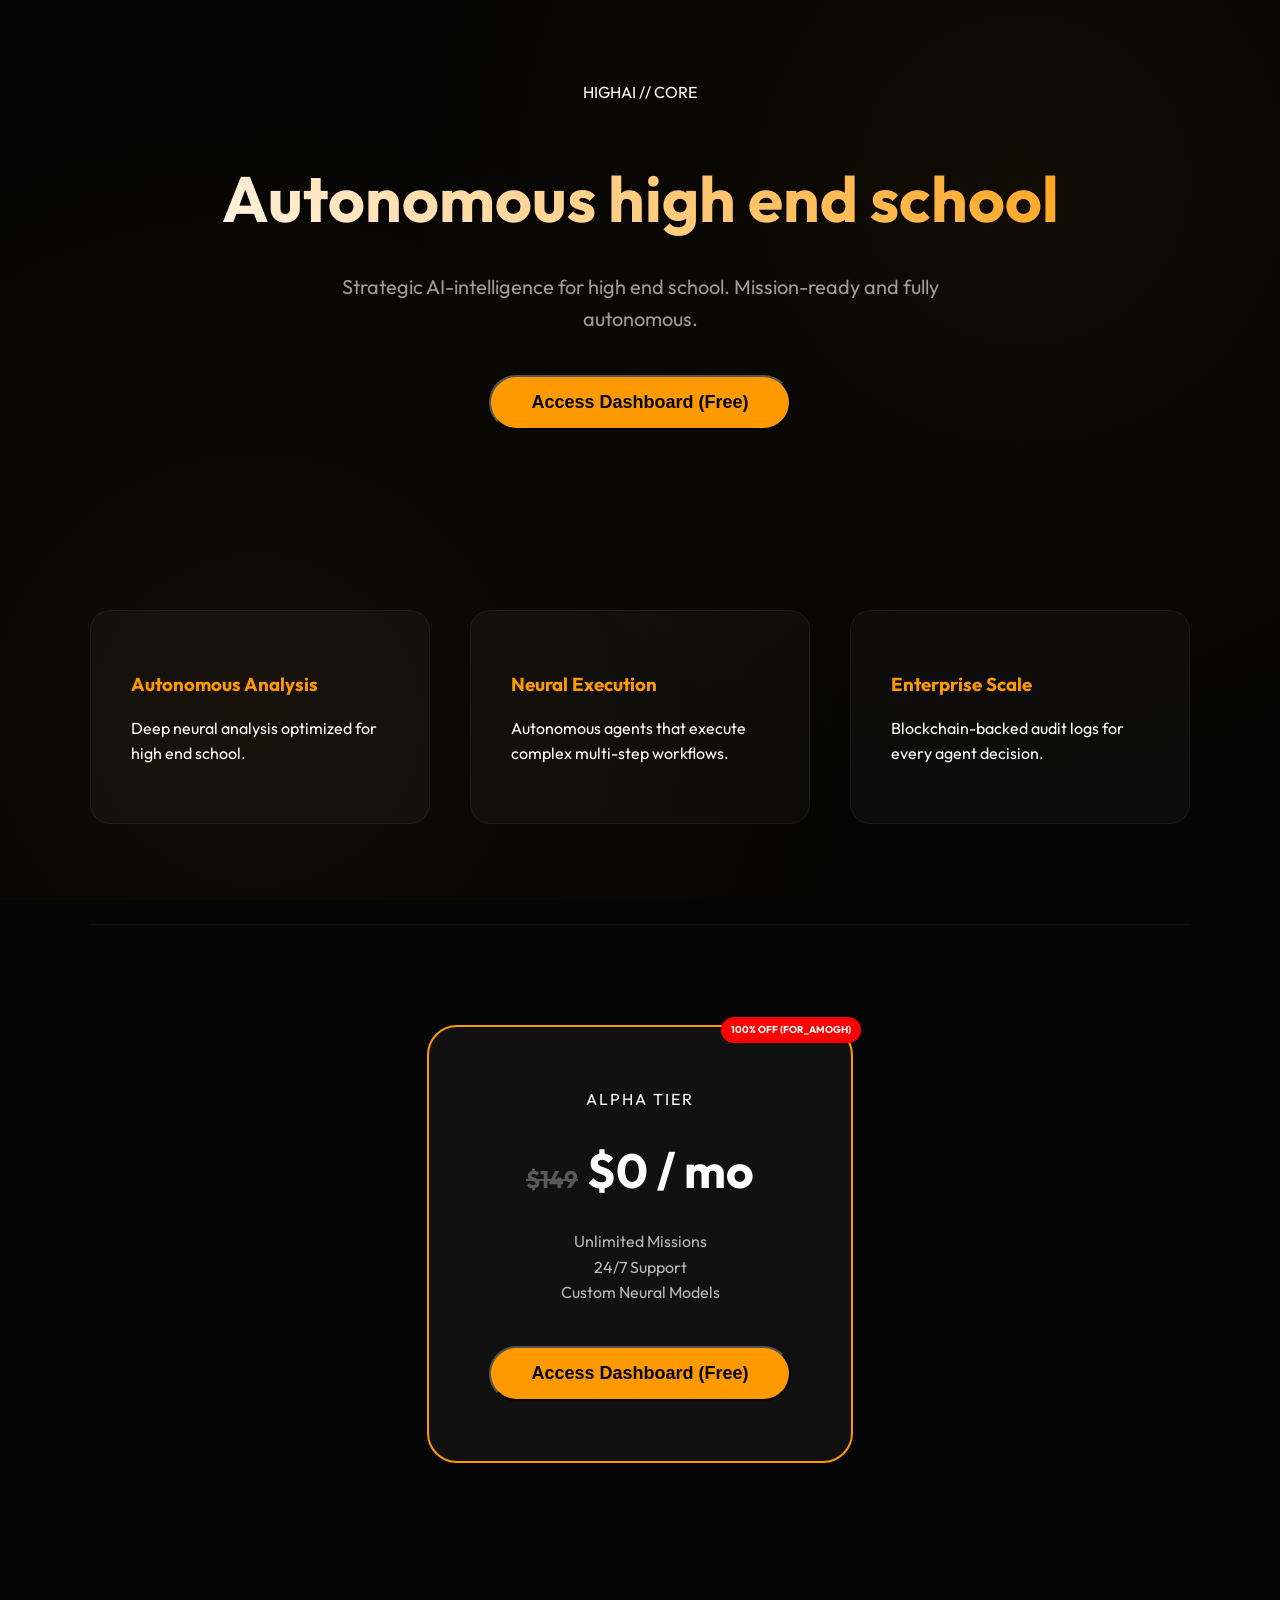
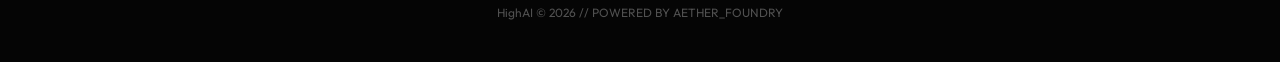
<file: generated/0a9d1aa0.html>
<!DOCTYPE html>
<html lang="en">
<head>
    <meta charset="UTF-8">
    <meta name="viewport" content="width=device-width, initial-scale=1.0">
    <title>HighAI // Autonomous high end school</title>
    <style>
        @import url('https://fonts.googleapis.com/css2?family=Outfit:wght@300;700&display=swap');
        :root {
            --primary: #ff9900;
            --bg: #050505;
        }
        body {
            background: var(--bg);
            color: #fff;
            font-family: 'Outfit', sans-serif;
            margin: 0;
            line-height: 1.6;
            min-height: 100vh;
            position: relative;
            overflow-x: hidden;
        }
        body::before {
            content: '';
            position: fixed;
            top: 0; left: 0; width: 100%; height: 100%;
            background: radial-gradient(circle at 80% 20%, rgba(255, 153, 0, 0.05) 0%, transparent 50%),
                        radial-gradient(circle at 20% 80%, rgba(255, 153, 0, 0.05) 0%, transparent 50%);
            z-index: -1;
            animation: pulse 10s ease-in-out infinite alternate;
        }
        @keyframes pulse {
            from { opacity: 0.5; }
            to { opacity: 1; }
        }
        .container { max-width: 1100px; margin: 0 auto; padding: 0 40px; }
        header { padding: 80px 0; text-align: center; }
        h1 { font-size: 64px; margin-bottom: 20px; font-weight: 700; background: linear-gradient(45deg, #fff, var(--primary)); -webkit-background-clip: text; -webkit-text-fill-color: transparent; }
        .hero-sub { font-size: 20px; opacity: 0.6; max-width: 600px; margin: 0 auto 40px; }
        .btn-cta { background: var(--primary); color: #000; padding: 15px 40px; border-radius: 50px; text-decoration: none; font-weight: bold; font-size: 18px; transition: 0.3s; display: inline-block; }
        .btn-cta:hover { transform: translateY(-5px); box-shadow: 0 10px 30px var(--primary); }
        
        .features { display: grid; grid-template-columns: repeat(3, 1fr); gap: 40px; padding: 100px 0; }
        .feature-box { background: rgba(255,255,255,0.03); padding: 40px; border-radius: 20px; border: 1px solid rgba(255,255,255,0.05); }
        .feature-box h3 { margin-bottom: 15px; color: var(--primary); }
        
        .pricing { text-align: center; padding: 100px 0; border-top: 1px solid rgba(255,255,255,0.05); }
        .price-card { background: rgba(255,255,255,0.05); border: 2px solid var(--primary); display: inline-block; padding: 60px; border-radius: 30px; }
        .price-val { font-size: 48px; font-weight: bold; margin: 20px 0; }
        
        footer { padding: 40px; text-align: center; opacity: 0.3; font-size: 12px; }
    </style>
</head>
<body>
    <div id="landing-view" class="container">
        <header style="position:relative;">
            <div style="position:absolute; top:-40px; width:100%; background:var(--primary); color:#000; font-size:11px; padding:5px; font-weight:bold; letter-spacing:1px; border-radius:10px;">PREMIUM_SaaS_FEATURES_UNLOCKED // FREE_ALPHA_ACCESS</div>
            <div>HIGHAI // CORE</div>
            <h1>Autonomous high end school</h1>
            <p class="hero-sub">Strategic AI-intelligence for high end school. Mission-ready and fully autonomous.</p>
            <button onclick="toggleView('dashboard')" class="btn-cta">Access Dashboard (Free)</button>
        </header>

        <section class="features">
            <div class="feature-box">
                <h3>Autonomous Analysis</h3>
                <p>Deep neural analysis optimized for high end school.</p>
            </div>
            <div class="feature-box">
                <h3>Neural Execution</h3>
                <p>Autonomous agents that execute complex multi-step workflows.</p>
            </div>
            <div class="feature-box">
                <h3>Enterprise Scale</h3>
                <p>Blockchain-backed audit logs for every agent decision.</p>
            </div>
        </section>

        <section id="pricing" class="pricing">
            <div class="price-card" style="position:relative;">
                <div style="position:absolute; top:-10px; right:-10px; background:red; color:#fff; font-size:10px; padding:5px 10px; border-radius:20px; font-weight:bold;">100% OFF (FOR_AMOGH)</div>
                <div style="text-transform: uppercase; letter-spacing: 2px;">Alpha Tier</div>
                <div class="price-val"><span style="text-decoration:line-through; opacity:0.3; font-size:24px;">$149</span> $0 / mo</div>
                <ul style="list-style: none; padding: 0; margin-bottom: 40px; opacity: 0.7;">
                    <li>Unlimited Missions</li>
                    <li>24/7 Support</li>
                    <li>Custom Neural Models</li>
                </ul>
                <button onclick="toggleView('dashboard')" class="btn-cta">Access Dashboard (Free)</button>
            </div>
        </section>

        <footer>
            HighAI © 2026 // POWERED BY AETHER_FOUNDRY
        </footer>
    </div>

    <!-- Hidden View: Dashboard -->
    <div id="dashboard-view" style="display:none; padding:60px; height:100vh; flex-direction:column;">
        <nav style="display:flex; justify-content:space-between; margin-bottom:40px;">
            <div style="font-weight:bold; color:var(--primary);">HighAI // DASHBOARD</div>
            <div style="opacity:0.6;">SYSTEM_STATUS: <span style="color:var(--primary);">ACTIVE</span></div>
        </nav>
        
        <div style="display:grid; grid-template-columns: 2fr 1fr; gap:40px; flex-grow:1;">
            <div style="background:rgba(255,255,255,0.02); border:1px solid rgba(255,255,255,0.05); border-radius:20px; padding:30px; display:flex; flex-direction:column; height: 100%;">
                <div style="text-transform:uppercase; font-size:12px; letter-spacing:2px; margin-bottom:20px; opacity:0.5;">Neural Activity Stream (Mission Control)</div>
                <div id="terminal" style="font-family:monospace; font-size:14px; color:var(--primary); opacity:0.8; overflow-y:auto; flex-grow:1; margin-bottom: 20px;">
                    > Initializing kernel...<br>
                    > Link established.<br>
                    > Executing autonomous mission: Autonomous high end school...<br>
                </div>
                <div style="display:flex; gap:10px;">
                    <input type="text" id="agent-input" placeholder="Enter command or query..." style="flex-grow:1; background:rgba(0,0,0,0.5); border:1px solid rgba(255,255,255,0.1); padding:15px; border-radius:10px; color:#fff;">
                    <button onclick="sendMessage()" class="btn-cta" style="padding: 10px 20px; border-radius: 10px;">Execute</button>
                </div>
            </div>
            
            <div style="display:flex; flex-direction:column; gap:40px;">
                <div style="background:rgba(255,153,0,0.05); border:1px solid var(--primary); border-radius:30px; padding:30px; text-align:center;">
                    <div style="font-size:12px; opacity:0.5; margin-bottom:10px;">PROBABILITY_SCORE</div>
                    <div style="font-size:48px; font-weight:bold;">99.4%</div>
                </div>
                <div style="background:rgba(255,255,255,0.02); border:1px solid rgba(255,255,255,0.05); border-radius:20px; padding:30px;">
                    <div style="font-size:12px; opacity:0.5;">ACTIVE_NEURAL_SESSIONS</div>
                    <div style="font-size:32px;">1,249</div>
                </div>
            </div>
        </div>
    </div>

    <script>
        const PROJECT_ID = '0a9d1aa0';

        function toggleView(view) {
            document.getElementById('landing-view').style.display = 'none';
            document.getElementById('signup-view').style.display = 'none';
            document.getElementById('dashboard-view').style.display = 'none';
            
            if(view === 'landing') {
                document.getElementById('landing-view').style.display = 'block';
            } else if(view === 'signup') {
                document.getElementById('signup-view').style.display = 'flex';
            } else if(view === 'dashboard') {
                document.getElementById('dashboard-view').style.display = 'flex';
                // startTerminal() - Removed for active chat
            }
        }

        async function sendMessage() {
            const input = document.getElementById('agent-input');
            const msg = input.value.trim();
            if(!msg) return;
            
            const term = document.getElementById('terminal');
            term.innerHTML += `<div style="color:#fff; margin-top:10px;">USER > ${msg}</div>`;
            input.value = '';
            term.scrollTop = term.scrollHeight;

            try {
                const res = await fetch('http://localhost:9922/api/spawn/chat', {
                    method: 'POST',
                    headers: {'Content-Type': 'application/json'},
                    body: JSON.stringify({ project_id: PROJECT_ID, message: msg })
                });
                const data = await res.json();
                term.innerHTML += `<div style="color:var(--primary); margin-top:5px;">AGENT > ${data.response}</div>`;
                term.scrollTop = term.scrollHeight;
            } catch (err) {
                term.innerHTML += `<div style="color:red;">Error: Link severed. Verify central foundry is running.</div>`;
            }
        }

        // Add Enter key listener
        document.getElementById('agent-input')?.addEventListener('keypress', (e) => {
            if(e.key === 'Enter') sendMessage();
        });
    </script>
</body>
</html>
</file>
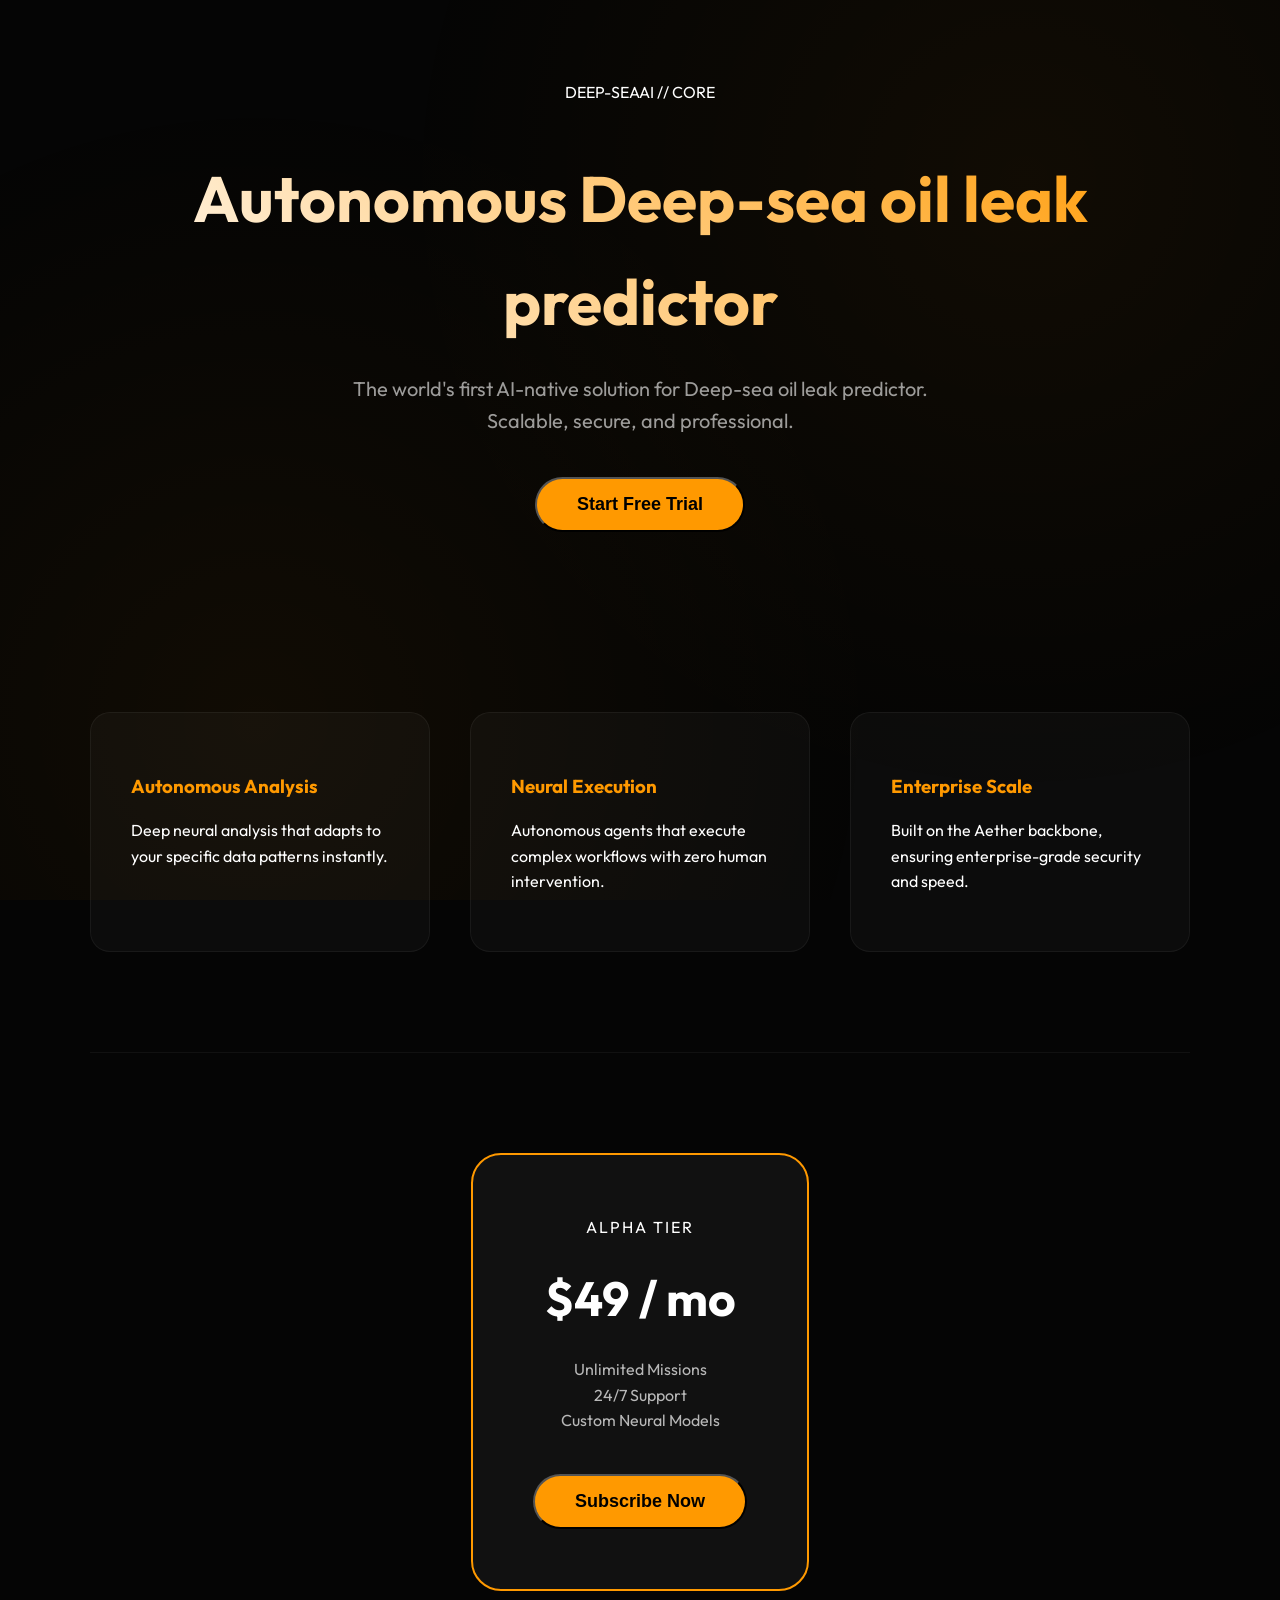
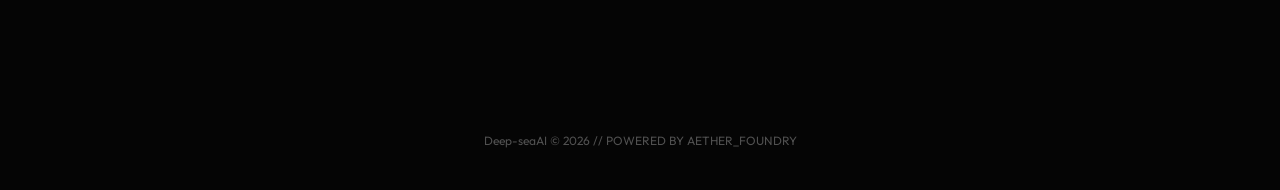
<file: generated/0b5ffec7.html>
<!DOCTYPE html>
<html lang="en">
<head>
    <meta charset="UTF-8">
    <meta name="viewport" content="width=device-width, initial-scale=1.0">
    <title>Deep-seaAI // Autonomous Deep-sea oil leak predictor</title>
    <style>
        @import url('https://fonts.googleapis.com/css2?family=Outfit:wght@300;700&display=swap');
        :root {
            --primary: #ff9900;
            --bg: #050505;
        }
        body {
            background: var(--bg);
            color: #fff;
            font-family: 'Outfit', sans-serif;
            margin: 0;
            line-height: 1.6;
            min-height: 100vh;
            position: relative;
            overflow-x: hidden;
        }
        body::before {
            content: '';
            position: fixed;
            top: 0; left: 0; width: 100%; height: 100%;
            background: radial-gradient(circle at 80% 20%, rgba(255, 153, 0, 0.05) 0%, transparent 50%),
                        radial-gradient(circle at 20% 80%, rgba(255, 153, 0, 0.05) 0%, transparent 50%);
            z-index: -1;
            animation: pulse 10s ease-in-out infinite alternate;
        }
        @keyframes pulse {
            from { opacity: 0.5; }
            to { opacity: 1; }
        }
        .container { max-width: 1100px; margin: 0 auto; padding: 0 40px; }
        header { padding: 80px 0; text-align: center; }
        h1 { font-size: 64px; margin-bottom: 20px; font-weight: 700; background: linear-gradient(45deg, #fff, var(--primary)); -webkit-background-clip: text; -webkit-text-fill-color: transparent; }
        .hero-sub { font-size: 20px; opacity: 0.6; max-width: 600px; margin: 0 auto 40px; }
        .btn-cta { background: var(--primary); color: #000; padding: 15px 40px; border-radius: 50px; text-decoration: none; font-weight: bold; font-size: 18px; transition: 0.3s; display: inline-block; }
        .btn-cta:hover { transform: translateY(-5px); box-shadow: 0 10px 30px var(--primary); }
        
        .features { display: grid; grid-template-columns: repeat(3, 1fr); gap: 40px; padding: 100px 0; }
        .feature-box { background: rgba(255,255,255,0.03); padding: 40px; border-radius: 20px; border: 1px solid rgba(255,255,255,0.05); }
        .feature-box h3 { margin-bottom: 15px; color: var(--primary); }
        
        .pricing { text-align: center; padding: 100px 0; border-top: 1px solid rgba(255,255,255,0.05); }
        .price-card { background: rgba(255,255,255,0.05); border: 2px solid var(--primary); display: inline-block; padding: 60px; border-radius: 30px; }
        .price-val { font-size: 48px; font-weight: bold; margin: 20px 0; }
        
        footer { padding: 40px; text-align: center; opacity: 0.3; font-size: 12px; }
    </style>
</head>
<body>
    <div id="landing-view" class="container">
        <header>
            <div>DEEP-SEAAI // CORE</div>
            <h1>Autonomous Deep-sea oil leak predictor</h1>
            <p class="hero-sub">The world's first AI-native solution for Deep-sea oil leak predictor. Scalable, secure, and professional.</p>
            <button onclick="toggleView('signup')" class="btn-cta">Start Free Trial</button>
        </header>

        <section class="features">
            <div class="feature-box">
                <h3>Autonomous Analysis</h3>
                <p>Deep neural analysis that adapts to your specific data patterns instantly.</p>
            </div>
            <div class="feature-box">
                <h3>Neural Execution</h3>
                <p>Autonomous agents that execute complex workflows with zero human intervention.</p>
            </div>
            <div class="feature-box">
                <h3>Enterprise Scale</h3>
                <p>Built on the Aether backbone, ensuring enterprise-grade security and speed.</p>
            </div>
        </section>

        <section id="pricing" class="pricing">
            <div class="price-card">
                <div style="text-transform: uppercase; letter-spacing: 2px;">Alpha Tier</div>
                <div class="price-val">$49 / mo</div>
                <ul style="list-style: none; padding: 0; margin-bottom: 40px; opacity: 0.7;">
                    <li>Unlimited Missions</li>
                    <li>24/7 Support</li>
                    <li>Custom Neural Models</li>
                </ul>
                <button onclick="toggleView('signup')" class="btn-cta">Subscribe Now</button>
            </div>
        </section>

        <footer>
            Deep-seaAI © 2026 // POWERED BY AETHER_FOUNDRY
        </footer>
    </div>

    <!-- Hidden View: Signup Modal -->
    <div id="signup-view" style="display:none; position:fixed; top:0; left:0; width:100%; height:100%; background:rgba(0,0,0,0.9); backdrop-filter:blur(20px); z-index:1000; justify-content:center; align-items:center;">
        <div style="background:rgba(255,255,255,0.05); border:1px solid var(--primary); padding:60px; border-radius:30px; text-align:center; max-width:500px; width:90%;">
            <h2 style="margin-bottom:20px;">Initiating Neural Link</h2>
            <p style="opacity:0.6; margin-bottom:40px;">Enter your credentials to access the project dashboard.</p>
            <input type="email" placeholder="email@address.com" style="width:100%; background:rgba(255,255,255,0.05); border:1px solid rgba(255,255,255,0.1); padding:15px; border-radius:10px; color:#fff; margin-bottom:20px;">
            <button onclick="toggleView('dashboard')" class="btn-cta" style="width:100%;">Create Account</button>
        </div>
    </div>

    <!-- Hidden View: Dashboard -->
    <div id="dashboard-view" style="display:none; padding:60px; height:100vh; flex-direction:column;">
        <nav style="display:flex; justify-content:space-between; margin-bottom:40px;">
            <div style="font-weight:bold; color:var(--primary);">Deep-seaAI // DASHBOARD</div>
            <div style="opacity:0.6;">SYSTEM_STATUS: <span style="color:var(--primary);">ACTIVE</span></div>
        </nav>
        
        <div style="display:grid; grid-template-columns: 2fr 1fr; gap:40px; flex-grow:1;">
            <div style="background:rgba(255,255,255,0.02); border:1px solid rgba(255,255,255,0.05); border-radius:20px; padding:30px; display:flex; flex-direction:column;">
                <div style="text-transform:uppercase; font-size:12px; letter-spacing:2px; margin-bottom:20px; opacity:0.5;">Neural Activity Stream</div>
                <div id="terminal" style="font-family:monospace; font-size:14px; color:var(--primary); opacity:0.8; overflow-y:auto; flex-grow:1;">
                    > Initializing kernel...<br>
                    > Link established.<br>
                    > Executing autonomous mission: Autonomous Deep-sea oil leak predictor...<br>
                </div>
            </div>
            
            <div style="display:flex; flex-direction:column; gap:40px;">
                <div style="background:rgba(255,153,0,0.05); border:1px solid var(--primary); border-radius:20px; padding:30px;">
                    <div style="font-size:12px; opacity:0.5;">AGILITY_SCORE</div>
                    <div style="font-size:48px; font-weight:bold;">98.4</div>
                </div>
                <div style="background:rgba(255,255,255,0.02); border:1px solid rgba(255,255,255,0.05); border-radius:20px; padding:30px;">
                    <div style="font-size:12px; opacity:0.5;">ACTIVE_SESSIONS</div>
                    <div style="font-size:32px;">1,249</div>
                </div>
            </div>
        </div>
    </div>

    <script>
        function toggleView(view) {
            document.getElementById('landing-view').style.display = 'none';
            document.getElementById('signup-view').style.display = 'none';
            document.getElementById('dashboard-view').style.display = 'none';
            
            if(view === 'landing') {
                document.getElementById('landing-view').style.display = 'block';
            } else if(view === 'signup') {
                document.getElementById('signup-view').style.display = 'flex';
            } else if(view === 'dashboard') {
                document.getElementById('dashboard-view').style.display = 'flex';
                startTerminal();
            }
        }

        function startTerminal() {
            const term = document.getElementById('terminal');
            const lines = [
                "> Scanning system architecture...",
                "> Optimizing neural weights...",
                "> Deep neural analysis that adapts to your specific data patterns instantly.",
                "> Mission objective: Autonomous Deep-sea oil leak predictor",
                "> SUCCESS: Analysis complete.",
                "> RESULT: Found 4 high-probability anomalies."
            ];
            let i = 0;
            const interval = setInterval(() => {
                if(i < lines.length) {
                    term.innerHTML += `> ${lines[i]}<br>`;
                    i++;
                } else {
                    clearInterval(interval);
                }
            }, 1000);
        }
    </script>
</body>
</html>
</file>
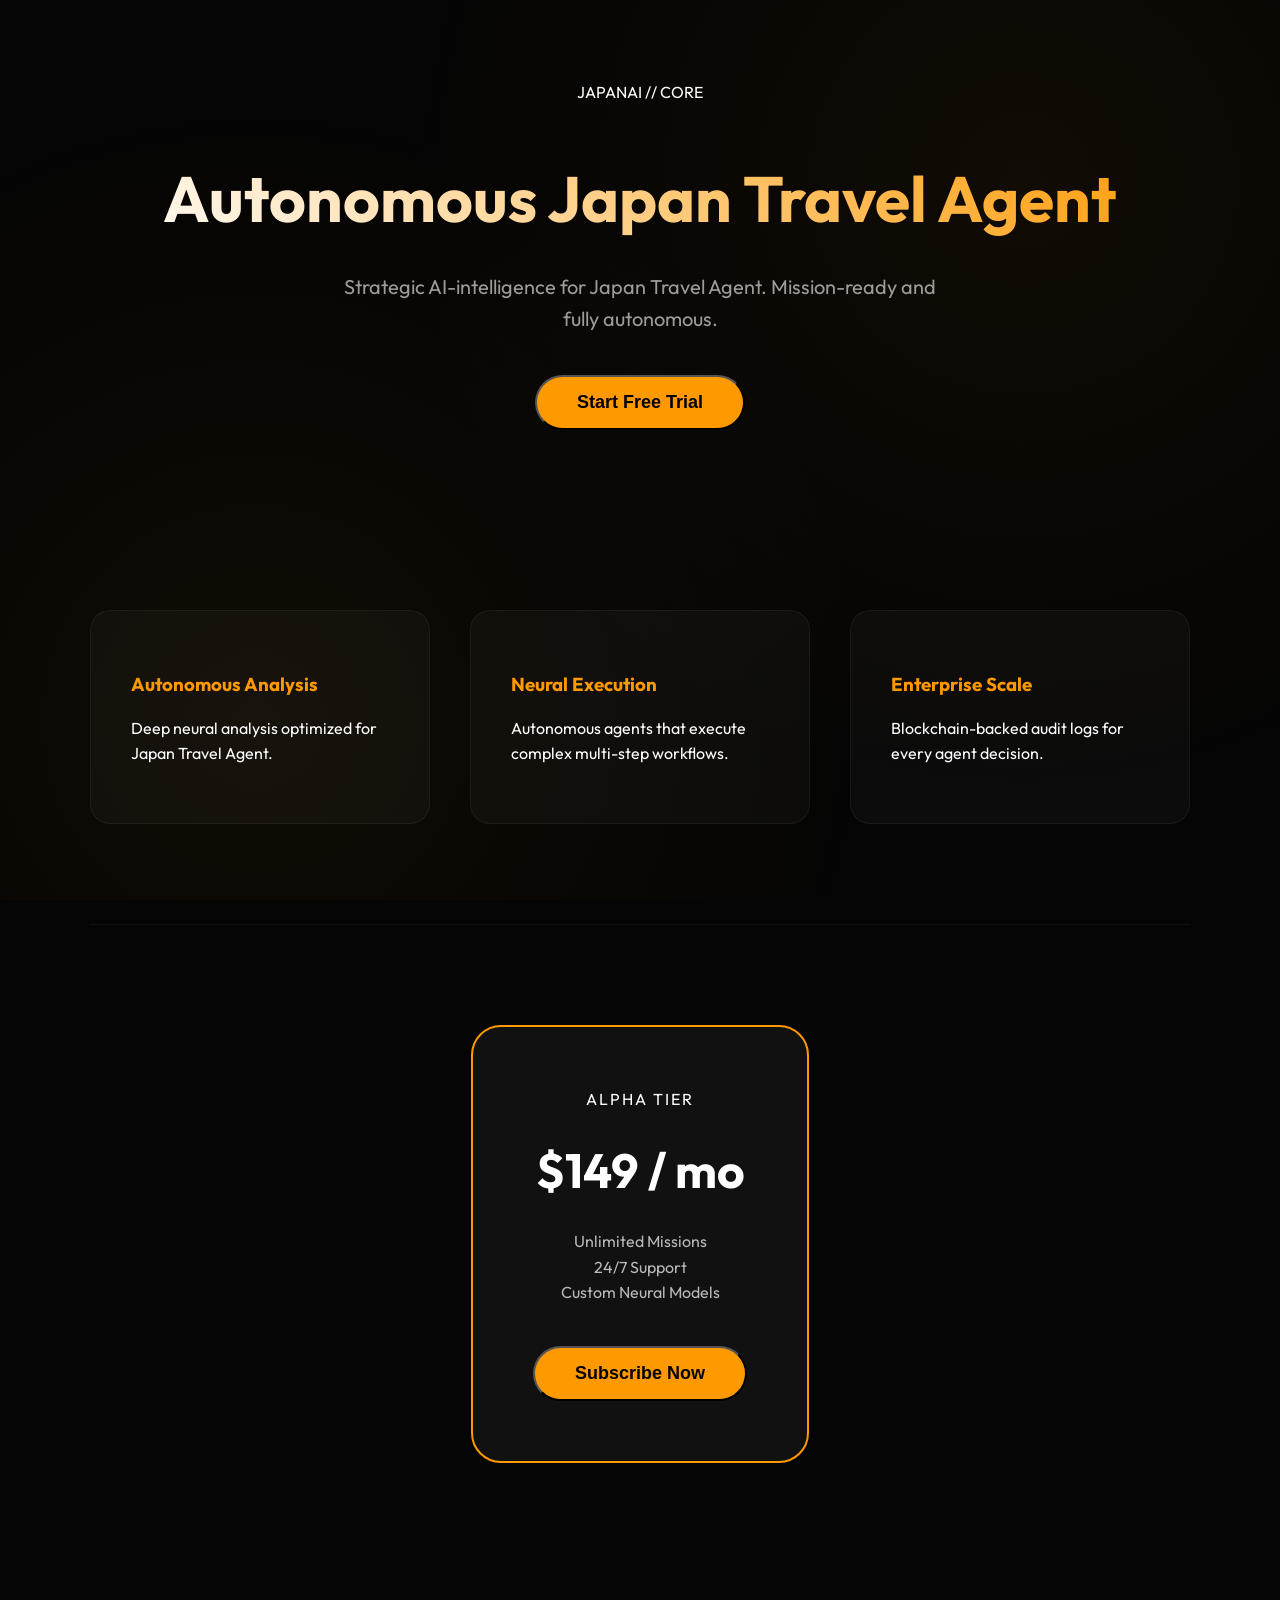
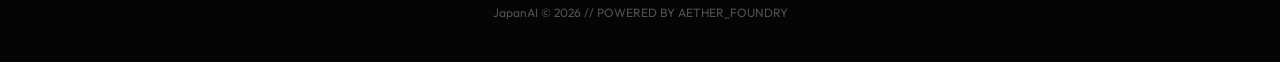
<file: generated/245a5dd1.html>
<!DOCTYPE html>
<html lang="en">
<head>
    <meta charset="UTF-8">
    <meta name="viewport" content="width=device-width, initial-scale=1.0">
    <title>JapanAI // Autonomous Japan Travel Agent</title>
    <style>
        @import url('https://fonts.googleapis.com/css2?family=Outfit:wght@300;700&display=swap');
        :root {
            --primary: #ff9900;
            --bg: #050505;
        }
        body {
            background: var(--bg);
            color: #fff;
            font-family: 'Outfit', sans-serif;
            margin: 0;
            line-height: 1.6;
            min-height: 100vh;
            position: relative;
            overflow-x: hidden;
        }
        body::before {
            content: '';
            position: fixed;
            top: 0; left: 0; width: 100%; height: 100%;
            background: radial-gradient(circle at 80% 20%, rgba(255, 153, 0, 0.05) 0%, transparent 50%),
                        radial-gradient(circle at 20% 80%, rgba(255, 153, 0, 0.05) 0%, transparent 50%);
            z-index: -1;
            animation: pulse 10s ease-in-out infinite alternate;
        }
        @keyframes pulse {
            from { opacity: 0.5; }
            to { opacity: 1; }
        }
        .container { max-width: 1100px; margin: 0 auto; padding: 0 40px; }
        header { padding: 80px 0; text-align: center; }
        h1 { font-size: 64px; margin-bottom: 20px; font-weight: 700; background: linear-gradient(45deg, #fff, var(--primary)); -webkit-background-clip: text; -webkit-text-fill-color: transparent; }
        .hero-sub { font-size: 20px; opacity: 0.6; max-width: 600px; margin: 0 auto 40px; }
        .btn-cta { background: var(--primary); color: #000; padding: 15px 40px; border-radius: 50px; text-decoration: none; font-weight: bold; font-size: 18px; transition: 0.3s; display: inline-block; }
        .btn-cta:hover { transform: translateY(-5px); box-shadow: 0 10px 30px var(--primary); }
        
        .features { display: grid; grid-template-columns: repeat(3, 1fr); gap: 40px; padding: 100px 0; }
        .feature-box { background: rgba(255,255,255,0.03); padding: 40px; border-radius: 20px; border: 1px solid rgba(255,255,255,0.05); }
        .feature-box h3 { margin-bottom: 15px; color: var(--primary); }
        
        .pricing { text-align: center; padding: 100px 0; border-top: 1px solid rgba(255,255,255,0.05); }
        .price-card { background: rgba(255,255,255,0.05); border: 2px solid var(--primary); display: inline-block; padding: 60px; border-radius: 30px; }
        .price-val { font-size: 48px; font-weight: bold; margin: 20px 0; }
        
        footer { padding: 40px; text-align: center; opacity: 0.3; font-size: 12px; }
    </style>
</head>
<body>
    <div id="landing-view" class="container">
        <header>
            <div>JAPANAI // CORE</div>
            <h1>Autonomous Japan Travel Agent</h1>
            <p class="hero-sub">Strategic AI-intelligence for Japan Travel Agent. Mission-ready and fully autonomous.</p>
            <button onclick="toggleView('signup')" class="btn-cta">Start Free Trial</button>
        </header>

        <section class="features">
            <div class="feature-box">
                <h3>Autonomous Analysis</h3>
                <p>Deep neural analysis optimized for Japan Travel Agent.</p>
            </div>
            <div class="feature-box">
                <h3>Neural Execution</h3>
                <p>Autonomous agents that execute complex multi-step workflows.</p>
            </div>
            <div class="feature-box">
                <h3>Enterprise Scale</h3>
                <p>Blockchain-backed audit logs for every agent decision.</p>
            </div>
        </section>

        <section id="pricing" class="pricing">
            <div class="price-card">
                <div style="text-transform: uppercase; letter-spacing: 2px;">Alpha Tier</div>
                <div class="price-val">$149 / mo</div>
                <ul style="list-style: none; padding: 0; margin-bottom: 40px; opacity: 0.7;">
                    <li>Unlimited Missions</li>
                    <li>24/7 Support</li>
                    <li>Custom Neural Models</li>
                </ul>
                <button onclick="toggleView('signup')" class="btn-cta">Subscribe Now</button>
            </div>
        </section>

        <footer>
            JapanAI © 2026 // POWERED BY AETHER_FOUNDRY
        </footer>
    </div>

    <!-- Hidden View: Signup Modal -->
    <div id="signup-view" style="display:none; position:fixed; top:0; left:0; width:100%; height:100%; background:rgba(0,0,0,0.9); backdrop-filter:blur(20px); z-index:1000; justify-content:center; align-items:center;">
        <div style="background:rgba(255,255,255,0.05); border:1px solid var(--primary); padding:60px; border-radius:30px; text-align:center; max-width:500px; width:90%;">
            <h2 style="margin-bottom:20px;">Initiating Neural Link</h2>
            <p style="opacity:0.6; margin-bottom:40px;">Enter your credentials to access the project dashboard.</p>
            <input type="email" placeholder="email@address.com" style="width:100%; background:rgba(255,255,255,0.05); border:1px solid rgba(255,255,255,0.1); padding:15px; border-radius:10px; color:#fff; margin-bottom:20px;">
            <button onclick="toggleView('dashboard')" class="btn-cta" style="width:100%;">Create Account</button>
        </div>
    </div>

    <!-- Hidden View: Dashboard -->
    <div id="dashboard-view" style="display:none; padding:60px; height:100vh; flex-direction:column;">
        <nav style="display:flex; justify-content:space-between; margin-bottom:40px;">
            <div style="font-weight:bold; color:var(--primary);">JapanAI // DASHBOARD</div>
            <div style="opacity:0.6;">SYSTEM_STATUS: <span style="color:var(--primary);">ACTIVE</span></div>
        </nav>
        
        <div style="display:grid; grid-template-columns: 2fr 1fr; gap:40px; flex-grow:1;">
            <div style="background:rgba(255,255,255,0.02); border:1px solid rgba(255,255,255,0.05); border-radius:20px; padding:30px; display:flex; flex-direction:column; height: 100%;">
                <div style="text-transform:uppercase; font-size:12px; letter-spacing:2px; margin-bottom:20px; opacity:0.5;">Neural Activity Stream (Mission Control)</div>
                <div id="terminal" style="font-family:monospace; font-size:14px; color:var(--primary); opacity:0.8; overflow-y:auto; flex-grow:1; margin-bottom: 20px;">
                    > Initializing kernel...<br>
                    > Link established.<br>
                    > Executing autonomous mission: Autonomous Japan Travel Agent...<br>
                </div>
                <div style="display:flex; gap:10px;">
                    <input type="text" id="agent-input" placeholder="Enter command or query..." style="flex-grow:1; background:rgba(0,0,0,0.5); border:1px solid rgba(255,255,255,0.1); padding:15px; border-radius:10px; color:#fff;">
                    <button onclick="sendMessage()" class="btn-cta" style="padding: 10px 20px; border-radius: 10px;">Execute</button>
                </div>
            </div>
            
            <div style="display:flex; flex-direction:column; gap:40px;">
                <div style="background:rgba(255,153,0,0.05); border:1px solid var(--primary); border-radius:30px; padding:30px; text-align:center;">
                    <div style="font-size:12px; opacity:0.5; margin-bottom:10px;">PROBABILITY_SCORE</div>
                    <div style="font-size:48px; font-weight:bold;">99.4%</div>
                </div>
                <div style="background:rgba(255,255,255,0.02); border:1px solid rgba(255,255,255,0.05); border-radius:20px; padding:30px;">
                    <div style="font-size:12px; opacity:0.5;">ACTIVE_NEURAL_SESSIONS</div>
                    <div style="font-size:32px;">1,249</div>
                </div>
            </div>
        </div>
    </div>

    <script>
        const PROJECT_ID = '245a5dd1';

        function toggleView(view) {
            document.getElementById('landing-view').style.display = 'none';
            document.getElementById('signup-view').style.display = 'none';
            document.getElementById('dashboard-view').style.display = 'none';
            
            if(view === 'landing') {
                document.getElementById('landing-view').style.display = 'block';
            } else if(view === 'signup') {
                document.getElementById('signup-view').style.display = 'flex';
            } else if(view === 'dashboard') {
                document.getElementById('dashboard-view').style.display = 'flex';
                // startTerminal() - Removed for active chat
            }
        }

        async function sendMessage() {
            const input = document.getElementById('agent-input');
            const msg = input.value.trim();
            if(!msg) return;
            
            const term = document.getElementById('terminal');
            term.innerHTML += `<div style="color:#fff; margin-top:10px;">USER > ${msg}</div>`;
            input.value = '';
            term.scrollTop = term.scrollHeight;

            try {
                const res = await fetch('http://localhost:9922/api/spawn/chat', {
                    method: 'POST',
                    headers: {'Content-Type': 'application/json'},
                    body: JSON.stringify({ project_id: PROJECT_ID, message: msg })
                });
                const data = await res.json();
                term.innerHTML += `<div style="color:var(--primary); margin-top:5px;">AGENT > ${data.response}</div>`;
                term.scrollTop = term.scrollHeight;
            } catch (err) {
                term.innerHTML += `<div style="color:red;">Error: Link severed. Verify central foundry is running.</div>`;
            }
        }

        // Add Enter key listener
        document.getElementById('agent-input')?.addEventListener('keypress', (e) => {
            if(e.key === 'Enter') sendMessage();
        });
    </script>
</body>
</html>
</file>
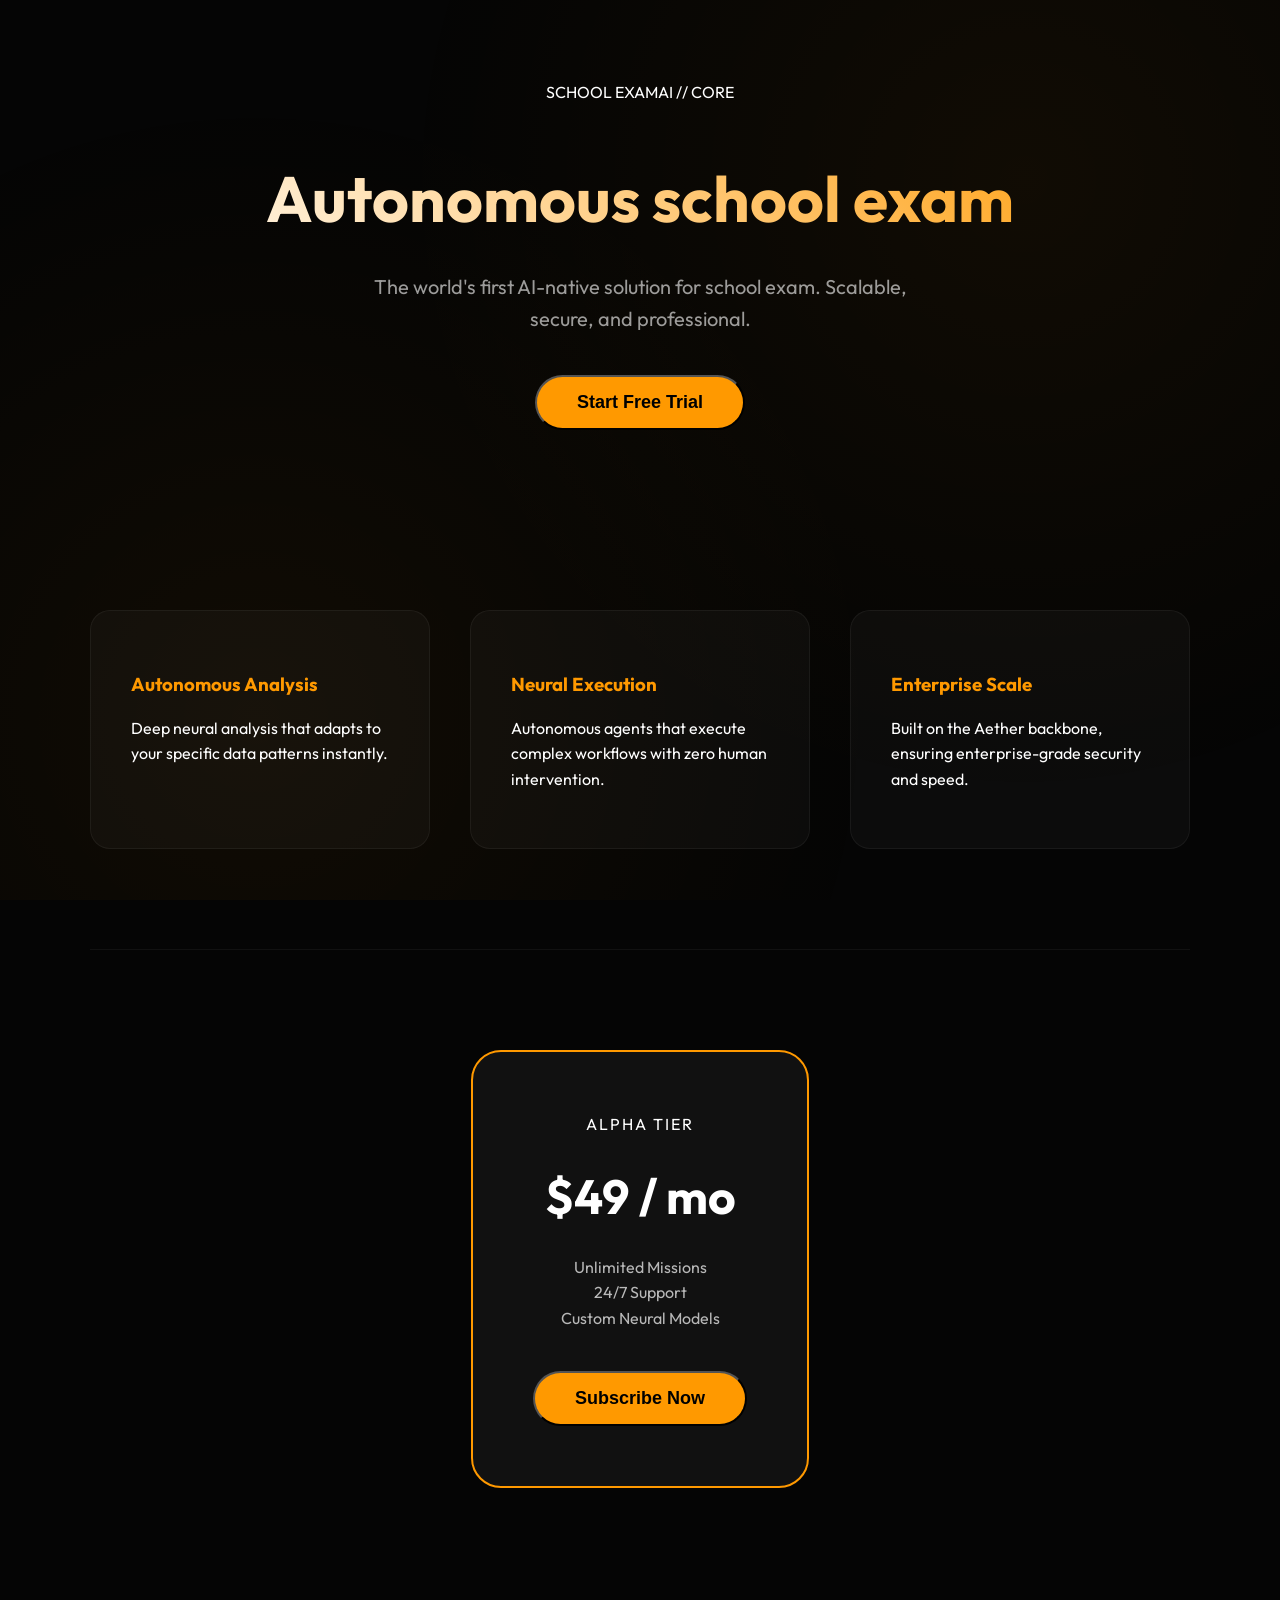
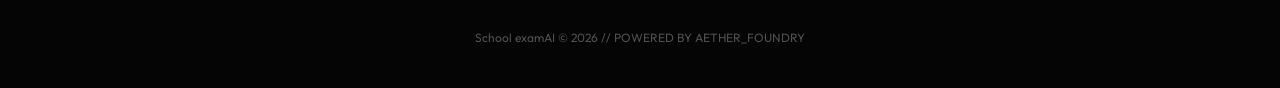
<file: generated/3127a154.html>
<!DOCTYPE html>
<html lang="en">
<head>
    <meta charset="UTF-8">
    <meta name="viewport" content="width=device-width, initial-scale=1.0">
    <title>School
examAI // Autonomous school
exam</title>
    <style>
        @import url('https://fonts.googleapis.com/css2?family=Outfit:wght@300;700&display=swap');
        :root {
            --primary: #ff9900;
            --bg: #050505;
        }
        body {
            background: var(--bg);
            color: #fff;
            font-family: 'Outfit', sans-serif;
            margin: 0;
            line-height: 1.6;
            min-height: 100vh;
            position: relative;
            overflow-x: hidden;
        }
        body::before {
            content: '';
            position: fixed;
            top: 0; left: 0; width: 100%; height: 100%;
            background: radial-gradient(circle at 80% 20%, rgba(255, 153, 0, 0.05) 0%, transparent 50%),
                        radial-gradient(circle at 20% 80%, rgba(255, 153, 0, 0.05) 0%, transparent 50%);
            z-index: -1;
            animation: pulse 10s ease-in-out infinite alternate;
        }
        @keyframes pulse {
            from { opacity: 0.5; }
            to { opacity: 1; }
        }
        .container { max-width: 1100px; margin: 0 auto; padding: 0 40px; }
        header { padding: 80px 0; text-align: center; }
        h1 { font-size: 64px; margin-bottom: 20px; font-weight: 700; background: linear-gradient(45deg, #fff, var(--primary)); -webkit-background-clip: text; -webkit-text-fill-color: transparent; }
        .hero-sub { font-size: 20px; opacity: 0.6; max-width: 600px; margin: 0 auto 40px; }
        .btn-cta { background: var(--primary); color: #000; padding: 15px 40px; border-radius: 50px; text-decoration: none; font-weight: bold; font-size: 18px; transition: 0.3s; display: inline-block; }
        .btn-cta:hover { transform: translateY(-5px); box-shadow: 0 10px 30px var(--primary); }
        
        .features { display: grid; grid-template-columns: repeat(3, 1fr); gap: 40px; padding: 100px 0; }
        .feature-box { background: rgba(255,255,255,0.03); padding: 40px; border-radius: 20px; border: 1px solid rgba(255,255,255,0.05); }
        .feature-box h3 { margin-bottom: 15px; color: var(--primary); }
        
        .pricing { text-align: center; padding: 100px 0; border-top: 1px solid rgba(255,255,255,0.05); }
        .price-card { background: rgba(255,255,255,0.05); border: 2px solid var(--primary); display: inline-block; padding: 60px; border-radius: 30px; }
        .price-val { font-size: 48px; font-weight: bold; margin: 20px 0; }
        
        footer { padding: 40px; text-align: center; opacity: 0.3; font-size: 12px; }
    </style>
</head>
<body>
    <div id="landing-view" class="container">
        <header>
            <div>SCHOOL
EXAMAI // CORE</div>
            <h1>Autonomous school
exam</h1>
            <p class="hero-sub">The world's first AI-native solution for school
exam. Scalable, secure, and professional.</p>
            <button onclick="toggleView('signup')" class="btn-cta">Start Free Trial</button>
        </header>

        <section class="features">
            <div class="feature-box">
                <h3>Autonomous Analysis</h3>
                <p>Deep neural analysis that adapts to your specific data patterns instantly.</p>
            </div>
            <div class="feature-box">
                <h3>Neural Execution</h3>
                <p>Autonomous agents that execute complex workflows with zero human intervention.</p>
            </div>
            <div class="feature-box">
                <h3>Enterprise Scale</h3>
                <p>Built on the Aether backbone, ensuring enterprise-grade security and speed.</p>
            </div>
        </section>

        <section id="pricing" class="pricing">
            <div class="price-card">
                <div style="text-transform: uppercase; letter-spacing: 2px;">Alpha Tier</div>
                <div class="price-val">$49 / mo</div>
                <ul style="list-style: none; padding: 0; margin-bottom: 40px; opacity: 0.7;">
                    <li>Unlimited Missions</li>
                    <li>24/7 Support</li>
                    <li>Custom Neural Models</li>
                </ul>
                <button onclick="toggleView('signup')" class="btn-cta">Subscribe Now</button>
            </div>
        </section>

        <footer>
            School
examAI © 2026 // POWERED BY AETHER_FOUNDRY
        </footer>
    </div>

    <!-- Hidden View: Signup Modal -->
    <div id="signup-view" style="display:none; position:fixed; top:0; left:0; width:100%; height:100%; background:rgba(0,0,0,0.9); backdrop-filter:blur(20px); z-index:1000; justify-content:center; align-items:center;">
        <div style="background:rgba(255,255,255,0.05); border:1px solid var(--primary); padding:60px; border-radius:30px; text-align:center; max-width:500px; width:90%;">
            <h2 style="margin-bottom:20px;">Initiating Neural Link</h2>
            <p style="opacity:0.6; margin-bottom:40px;">Enter your credentials to access the project dashboard.</p>
            <input type="email" placeholder="email@address.com" style="width:100%; background:rgba(255,255,255,0.05); border:1px solid rgba(255,255,255,0.1); padding:15px; border-radius:10px; color:#fff; margin-bottom:20px;">
            <button onclick="toggleView('dashboard')" class="btn-cta" style="width:100%;">Create Account</button>
        </div>
    </div>

    <!-- Hidden View: Dashboard -->
    <div id="dashboard-view" style="display:none; padding:60px; height:100vh; flex-direction:column;">
        <nav style="display:flex; justify-content:space-between; margin-bottom:40px;">
            <div style="font-weight:bold; color:var(--primary);">School
examAI // DASHBOARD</div>
            <div style="opacity:0.6;">SYSTEM_STATUS: <span style="color:var(--primary);">ACTIVE</span></div>
        </nav>
        
        <div style="display:grid; grid-template-columns: 2fr 1fr; gap:40px; flex-grow:1;">
            <div style="background:rgba(255,255,255,0.02); border:1px solid rgba(255,255,255,0.05); border-radius:20px; padding:30px; display:flex; flex-direction:column;">
                <div style="text-transform:uppercase; font-size:12px; letter-spacing:2px; margin-bottom:20px; opacity:0.5;">Neural Activity Stream</div>
                <div id="terminal" style="font-family:monospace; font-size:14px; color:var(--primary); opacity:0.8; overflow-y:auto; flex-grow:1;">
                    > Initializing kernel...<br>
                    > Link established.<br>
                    > Executing autonomous mission: Autonomous school
exam...<br>
                </div>
            </div>
            
            <div style="display:flex; flex-direction:column; gap:40px;">
                <div style="background:rgba(255,153,0,0.05); border:1px solid var(--primary); border-radius:20px; padding:30px;">
                    <div style="font-size:12px; opacity:0.5;">AGILITY_SCORE</div>
                    <div style="font-size:48px; font-weight:bold;">98.4</div>
                </div>
                <div style="background:rgba(255,255,255,0.02); border:1px solid rgba(255,255,255,0.05); border-radius:20px; padding:30px;">
                    <div style="font-size:12px; opacity:0.5;">ACTIVE_SESSIONS</div>
                    <div style="font-size:32px;">1,249</div>
                </div>
            </div>
        </div>
    </div>

    <script>
        function toggleView(view) {
            document.getElementById('landing-view').style.display = 'none';
            document.getElementById('signup-view').style.display = 'none';
            document.getElementById('dashboard-view').style.display = 'none';
            
            if(view === 'landing') {
                document.getElementById('landing-view').style.display = 'block';
            } else if(view === 'signup') {
                document.getElementById('signup-view').style.display = 'flex';
            } else if(view === 'dashboard') {
                document.getElementById('dashboard-view').style.display = 'flex';
                startTerminal();
            }
        }

        function startTerminal() {
            const term = document.getElementById('terminal');
            const lines = [
                "> Scanning system architecture...",
                "> Optimizing neural weights...",
                "> Deep neural analysis that adapts to your specific data patterns instantly.",
                "> Mission objective: Autonomous school
exam",
                "> SUCCESS: Analysis complete.",
                "> RESULT: Found 4 high-probability anomalies."
            ];
            let i = 0;
            const interval = setInterval(() => {
                if(i < lines.length) {
                    term.innerHTML += `> ${lines[i]}<br>`;
                    i++;
                } else {
                    clearInterval(interval);
                }
            }, 1000);
        }
    </script>
</body>
</html>
</file>
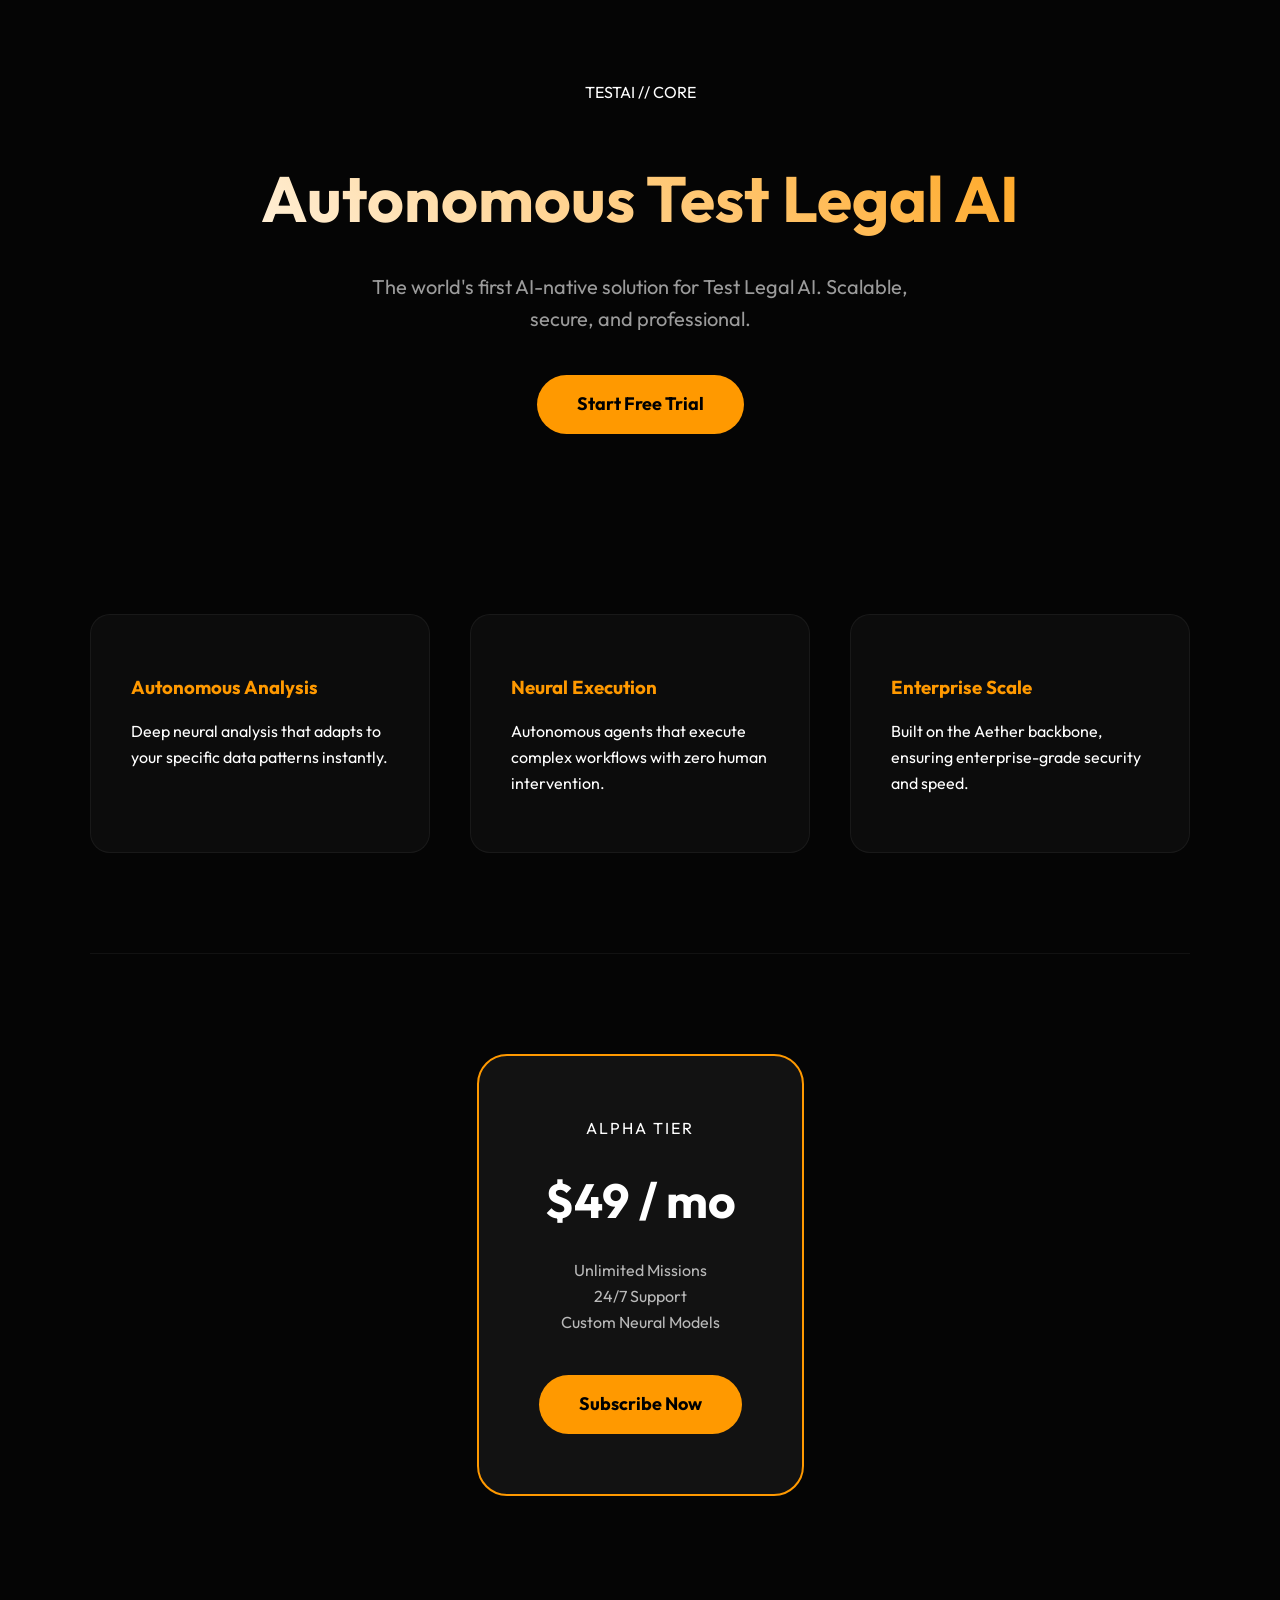
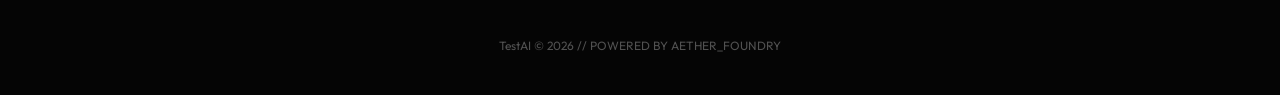
<file: generated/3de42dbc.html>
<!DOCTYPE html>
<html lang="en">
<head>
    <meta charset="UTF-8">
    <meta name="viewport" content="width=device-width, initial-scale=1.0">
    <title>TestAI // Autonomous Test Legal AI</title>
    <style>
        @import url('https://fonts.googleapis.com/css2?family=Outfit:wght@300;700&display=swap');
        :root {
            --primary: #ff9900;
            --bg: #050505;
        }
        body {
            background: var(--bg);
            color: #fff;
            font-family: 'Outfit', sans-serif;
            margin: 0;
            line-height: 1.6;
        }
        .container { max-width: 1100px; margin: 0 auto; padding: 0 40px; }
        header { padding: 80px 0; text-align: center; }
        h1 { font-size: 64px; margin-bottom: 20px; font-weight: 700; background: linear-gradient(45deg, #fff, var(--primary)); -webkit-background-clip: text; -webkit-text-fill-color: transparent; }
        .hero-sub { font-size: 20px; opacity: 0.6; max-width: 600px; margin: 0 auto 40px; }
        .btn-cta { background: var(--primary); color: #000; padding: 15px 40px; border-radius: 50px; text-decoration: none; font-weight: bold; font-size: 18px; transition: 0.3s; display: inline-block; }
        .btn-cta:hover { transform: translateY(-5px); box-shadow: 0 10px 30px var(--primary); }
        
        .features { display: grid; grid-template-columns: repeat(3, 1fr); gap: 40px; padding: 100px 0; }
        .feature-box { background: rgba(255,255,255,0.03); padding: 40px; border-radius: 20px; border: 1px solid rgba(255,255,255,0.05); }
        .feature-box h3 { margin-bottom: 15px; color: var(--primary); }
        
        .pricing { text-align: center; padding: 100px 0; border-top: 1px solid rgba(255,255,255,0.05); }
        .price-card { background: rgba(255,255,255,0.05); border: 2px solid var(--primary); display: inline-block; padding: 60px; border-radius: 30px; }
        .price-val { font-size: 48px; font-weight: bold; margin: 20px 0; }
        
        footer { padding: 40px; text-align: center; opacity: 0.3; font-size: 12px; }
    </style>
</head>
<body>
    <div class="container">
        <header>
            <div>TESTAI // CORE</div>
            <h1>Autonomous Test Legal AI</h1>
            <p class="hero-sub">The world's first AI-native solution for Test Legal AI. Scalable, secure, and professional.</p>
            <a href="#pricing" class="btn-cta">Start Free Trial</a>
        </header>

        <section class="features">
            <div class="feature-box">
                <h3>Autonomous Analysis</h3>
                <p>Deep neural analysis that adapts to your specific data patterns instantly.</p>
            </div>
            <div class="feature-box">
                <h3>Neural Execution</h3>
                <p>Autonomous agents that execute complex workflows with zero human intervention.</p>
            </div>
            <div class="feature-box">
                <h3>Enterprise Scale</h3>
                <p>Built on the Aether backbone, ensuring enterprise-grade security and speed.</p>
            </div>
        </section>

        <section id="pricing" class="pricing">
            <div class="price-card">
                <div style="text-transform: uppercase; letter-spacing: 2px;">Alpha Tier</div>
                <div class="price-val">$49 / mo</div>
                <ul style="list-style: none; padding: 0; margin-bottom: 40px; opacity: 0.7;">
                    <li>Unlimited Missions</li>
                    <li>24/7 Support</li>
                    <li>Custom Neural Models</li>
                </ul>
                <a href="#" class="btn-cta">Subscribe Now</a>
            </div>
        </section>

        <footer>
            TestAI © 2026 // POWERED BY AETHER_FOUNDRY
        </footer>
    </div>
</body>
</html>
</file>
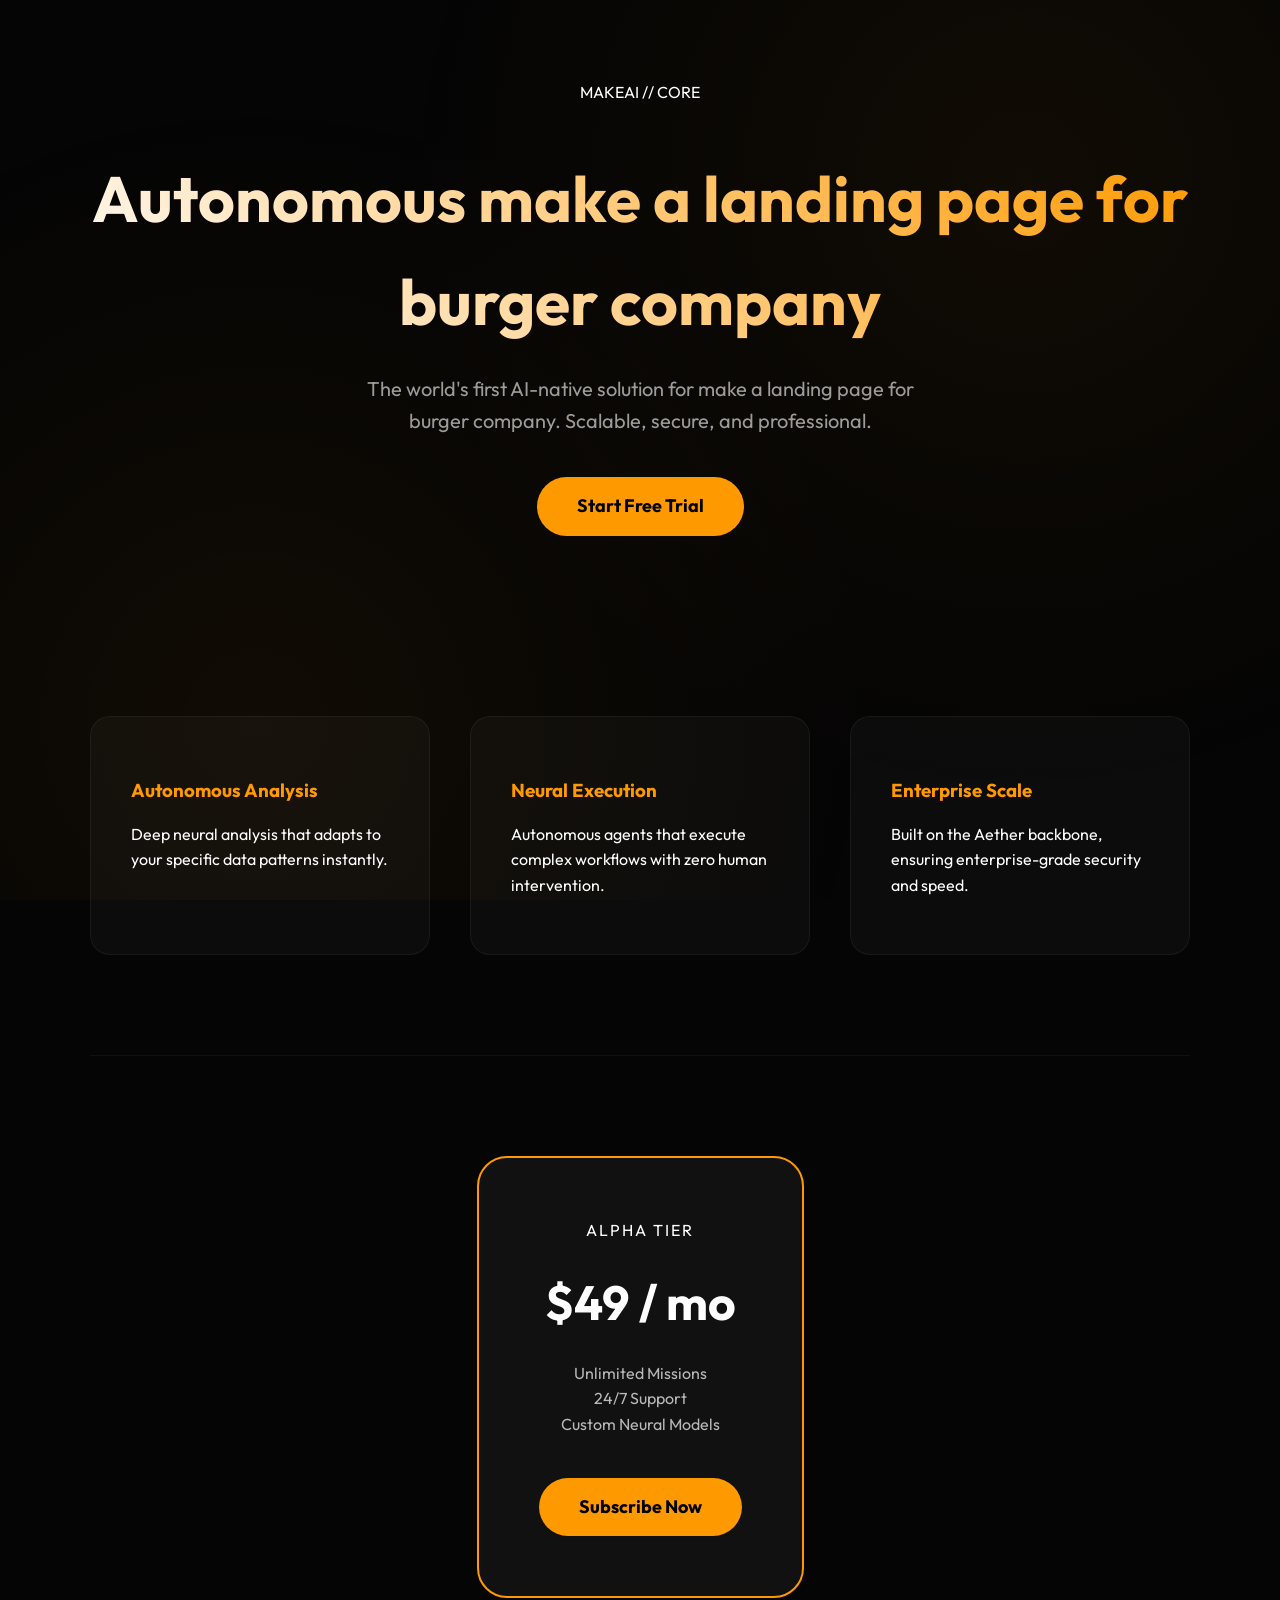
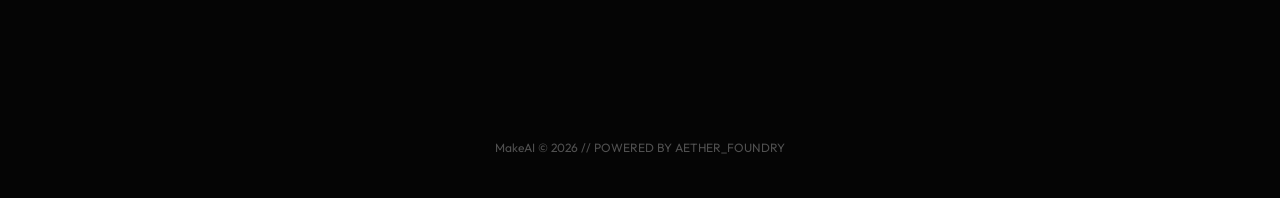
<file: generated/4368c897.html>
<!DOCTYPE html>
<html lang="en">
<head>
    <meta charset="UTF-8">
    <meta name="viewport" content="width=device-width, initial-scale=1.0">
    <title>MakeAI // Autonomous make a landing page for burger company</title>
    <style>
        @import url('https://fonts.googleapis.com/css2?family=Outfit:wght@300;700&display=swap');
        :root {
            --primary: #ff9900;
            --bg: #050505;
        }
        body {
            background: var(--bg);
            color: #fff;
            font-family: 'Outfit', sans-serif;
            margin: 0;
            line-height: 1.6;
            min-height: 100vh;
            position: relative;
            overflow-x: hidden;
        }
        body::before {
            content: '';
            position: fixed;
            top: 0; left: 0; width: 100%; height: 100%;
            background: radial-gradient(circle at 80% 20%, rgba(255, 153, 0, 0.05) 0%, transparent 50%),
                        radial-gradient(circle at 20% 80%, rgba(255, 153, 0, 0.05) 0%, transparent 50%);
            z-index: -1;
            animation: pulse 10s ease-in-out infinite alternate;
        }
        @keyframes pulse {
            from { opacity: 0.5; }
            to { opacity: 1; }
        }
        .container { max-width: 1100px; margin: 0 auto; padding: 0 40px; }
        header { padding: 80px 0; text-align: center; }
        h1 { font-size: 64px; margin-bottom: 20px; font-weight: 700; background: linear-gradient(45deg, #fff, var(--primary)); -webkit-background-clip: text; -webkit-text-fill-color: transparent; }
        .hero-sub { font-size: 20px; opacity: 0.6; max-width: 600px; margin: 0 auto 40px; }
        .btn-cta { background: var(--primary); color: #000; padding: 15px 40px; border-radius: 50px; text-decoration: none; font-weight: bold; font-size: 18px; transition: 0.3s; display: inline-block; }
        .btn-cta:hover { transform: translateY(-5px); box-shadow: 0 10px 30px var(--primary); }
        
        .features { display: grid; grid-template-columns: repeat(3, 1fr); gap: 40px; padding: 100px 0; }
        .feature-box { background: rgba(255,255,255,0.03); padding: 40px; border-radius: 20px; border: 1px solid rgba(255,255,255,0.05); }
        .feature-box h3 { margin-bottom: 15px; color: var(--primary); }
        
        .pricing { text-align: center; padding: 100px 0; border-top: 1px solid rgba(255,255,255,0.05); }
        .price-card { background: rgba(255,255,255,0.05); border: 2px solid var(--primary); display: inline-block; padding: 60px; border-radius: 30px; }
        .price-val { font-size: 48px; font-weight: bold; margin: 20px 0; }
        
        footer { padding: 40px; text-align: center; opacity: 0.3; font-size: 12px; }
    </style>
</head>
<body>
    <div class="container">
        <header>
            <div>MAKEAI // CORE</div>
            <h1>Autonomous make a landing page for burger company</h1>
            <p class="hero-sub">The world's first AI-native solution for make a landing page for burger company. Scalable, secure, and professional.</p>
            <a href="#pricing" class="btn-cta">Start Free Trial</a>
        </header>

        <section class="features">
            <div class="feature-box">
                <h3>Autonomous Analysis</h3>
                <p>Deep neural analysis that adapts to your specific data patterns instantly.</p>
            </div>
            <div class="feature-box">
                <h3>Neural Execution</h3>
                <p>Autonomous agents that execute complex workflows with zero human intervention.</p>
            </div>
            <div class="feature-box">
                <h3>Enterprise Scale</h3>
                <p>Built on the Aether backbone, ensuring enterprise-grade security and speed.</p>
            </div>
        </section>

        <section id="pricing" class="pricing">
            <div class="price-card">
                <div style="text-transform: uppercase; letter-spacing: 2px;">Alpha Tier</div>
                <div class="price-val">$49 / mo</div>
                <ul style="list-style: none; padding: 0; margin-bottom: 40px; opacity: 0.7;">
                    <li>Unlimited Missions</li>
                    <li>24/7 Support</li>
                    <li>Custom Neural Models</li>
                </ul>
                <a href="#" class="btn-cta">Subscribe Now</a>
            </div>
        </section>

        <footer>
            MakeAI © 2026 // POWERED BY AETHER_FOUNDRY
        </footer>
    </div>
</body>
</html>
</file>
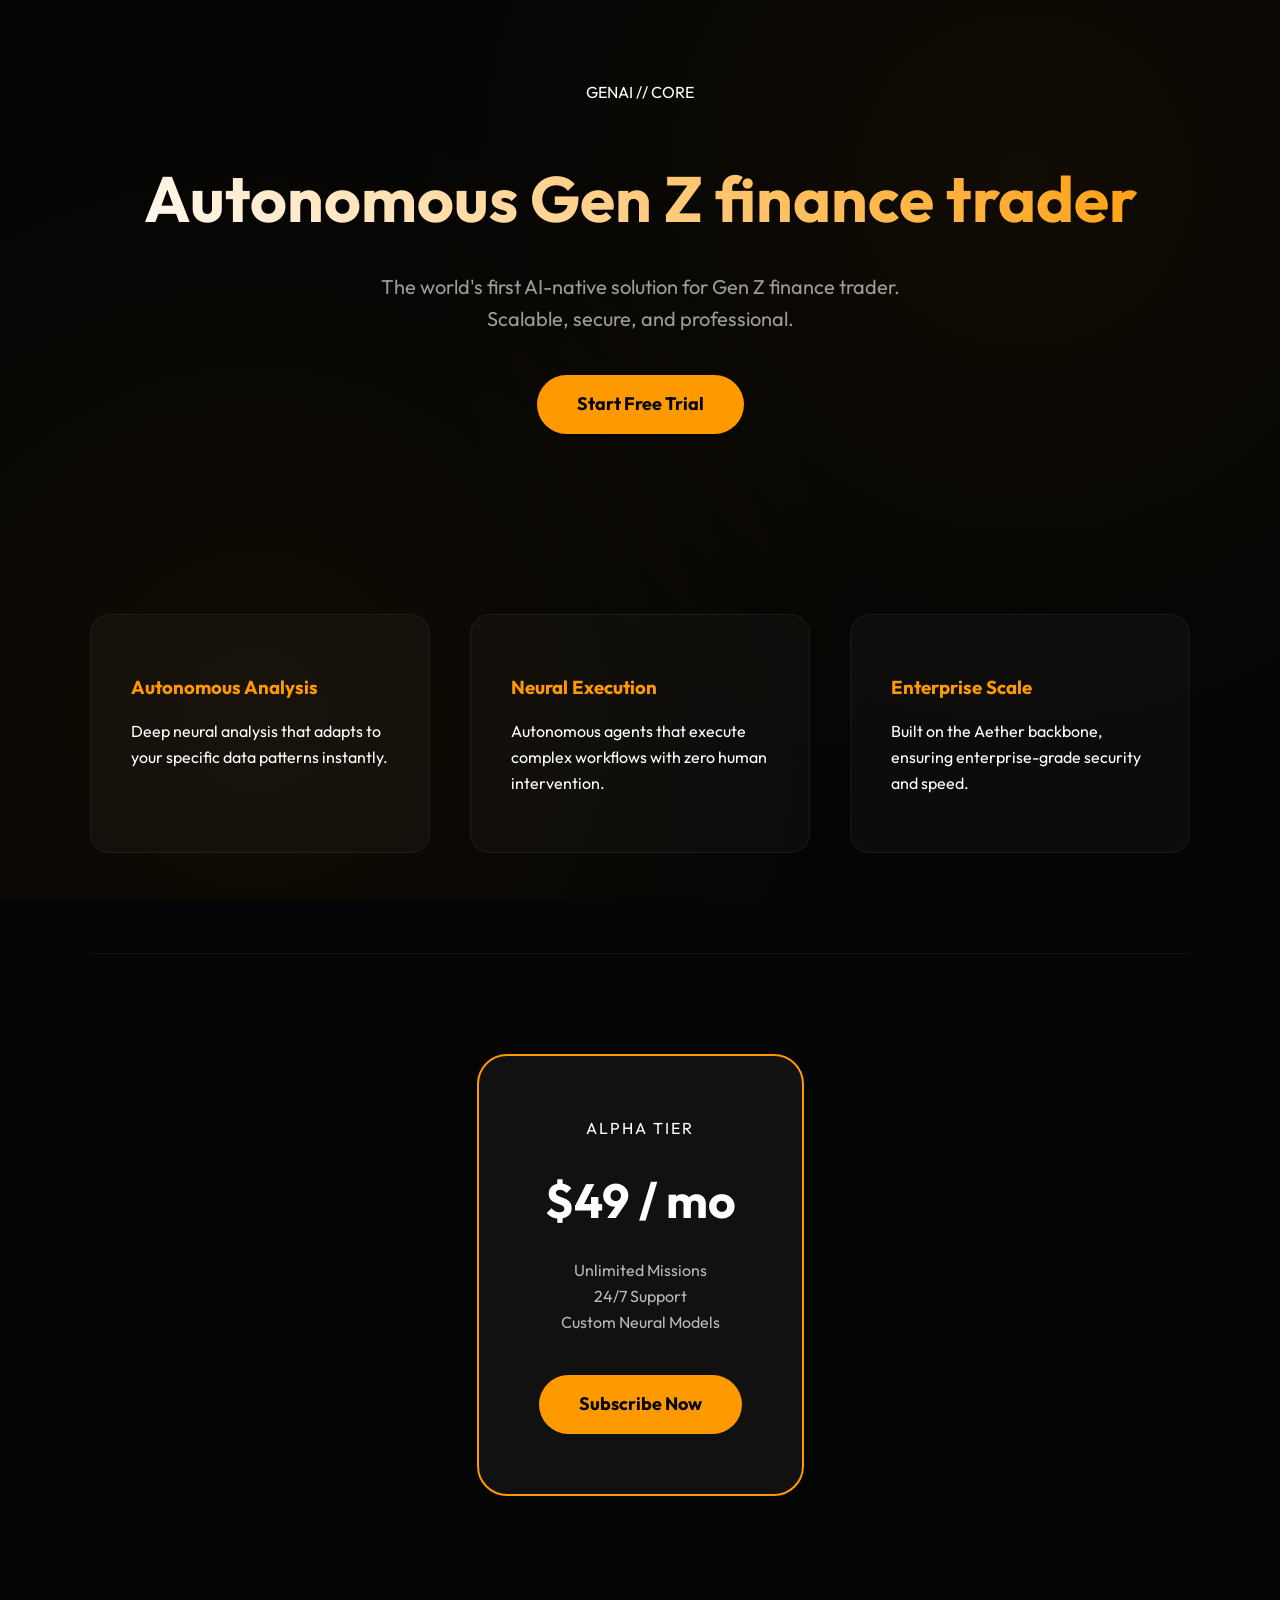
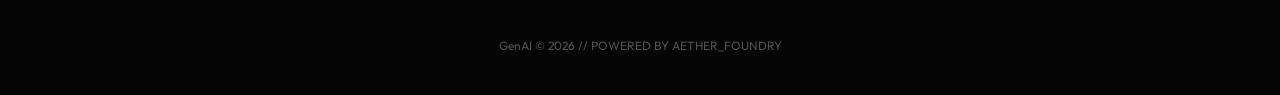
<file: generated/79fc621c.html>
<!DOCTYPE html>
<html lang="en">
<head>
    <meta charset="UTF-8">
    <meta name="viewport" content="width=device-width, initial-scale=1.0">
    <title>GenAI // Autonomous Gen Z finance trader</title>
    <style>
        @import url('https://fonts.googleapis.com/css2?family=Outfit:wght@300;700&display=swap');
        :root {
            --primary: #ff9900;
            --bg: #050505;
        }
        body {
            background: var(--bg);
            color: #fff;
            font-family: 'Outfit', sans-serif;
            margin: 0;
            line-height: 1.6;
            min-height: 100vh;
            position: relative;
            overflow-x: hidden;
        }
        body::before {
            content: '';
            position: fixed;
            top: 0; left: 0; width: 100%; height: 100%;
            background: radial-gradient(circle at 80% 20%, rgba(255, 153, 0, 0.05) 0%, transparent 50%),
                        radial-gradient(circle at 20% 80%, rgba(255, 153, 0, 0.05) 0%, transparent 50%);
            z-index: -1;
            animation: pulse 10s ease-in-out infinite alternate;
        }
        @keyframes pulse {
            from { opacity: 0.5; }
            to { opacity: 1; }
        }
        .container { max-width: 1100px; margin: 0 auto; padding: 0 40px; }
        header { padding: 80px 0; text-align: center; }
        h1 { font-size: 64px; margin-bottom: 20px; font-weight: 700; background: linear-gradient(45deg, #fff, var(--primary)); -webkit-background-clip: text; -webkit-text-fill-color: transparent; }
        .hero-sub { font-size: 20px; opacity: 0.6; max-width: 600px; margin: 0 auto 40px; }
        .btn-cta { background: var(--primary); color: #000; padding: 15px 40px; border-radius: 50px; text-decoration: none; font-weight: bold; font-size: 18px; transition: 0.3s; display: inline-block; }
        .btn-cta:hover { transform: translateY(-5px); box-shadow: 0 10px 30px var(--primary); }
        
        .features { display: grid; grid-template-columns: repeat(3, 1fr); gap: 40px; padding: 100px 0; }
        .feature-box { background: rgba(255,255,255,0.03); padding: 40px; border-radius: 20px; border: 1px solid rgba(255,255,255,0.05); }
        .feature-box h3 { margin-bottom: 15px; color: var(--primary); }
        
        .pricing { text-align: center; padding: 100px 0; border-top: 1px solid rgba(255,255,255,0.05); }
        .price-card { background: rgba(255,255,255,0.05); border: 2px solid var(--primary); display: inline-block; padding: 60px; border-radius: 30px; }
        .price-val { font-size: 48px; font-weight: bold; margin: 20px 0; }
        
        footer { padding: 40px; text-align: center; opacity: 0.3; font-size: 12px; }
    </style>
</head>
<body>
    <div class="container">
        <header>
            <div>GENAI // CORE</div>
            <h1>Autonomous Gen Z finance trader</h1>
            <p class="hero-sub">The world's first AI-native solution for Gen Z finance trader. Scalable, secure, and professional.</p>
            <a href="#pricing" class="btn-cta">Start Free Trial</a>
        </header>

        <section class="features">
            <div class="feature-box">
                <h3>Autonomous Analysis</h3>
                <p>Deep neural analysis that adapts to your specific data patterns instantly.</p>
            </div>
            <div class="feature-box">
                <h3>Neural Execution</h3>
                <p>Autonomous agents that execute complex workflows with zero human intervention.</p>
            </div>
            <div class="feature-box">
                <h3>Enterprise Scale</h3>
                <p>Built on the Aether backbone, ensuring enterprise-grade security and speed.</p>
            </div>
        </section>

        <section id="pricing" class="pricing">
            <div class="price-card">
                <div style="text-transform: uppercase; letter-spacing: 2px;">Alpha Tier</div>
                <div class="price-val">$49 / mo</div>
                <ul style="list-style: none; padding: 0; margin-bottom: 40px; opacity: 0.7;">
                    <li>Unlimited Missions</li>
                    <li>24/7 Support</li>
                    <li>Custom Neural Models</li>
                </ul>
                <a href="#" class="btn-cta">Subscribe Now</a>
            </div>
        </section>

        <footer>
            GenAI © 2026 // POWERED BY AETHER_FOUNDRY
        </footer>
    </div>
</body>
</html>
</file>
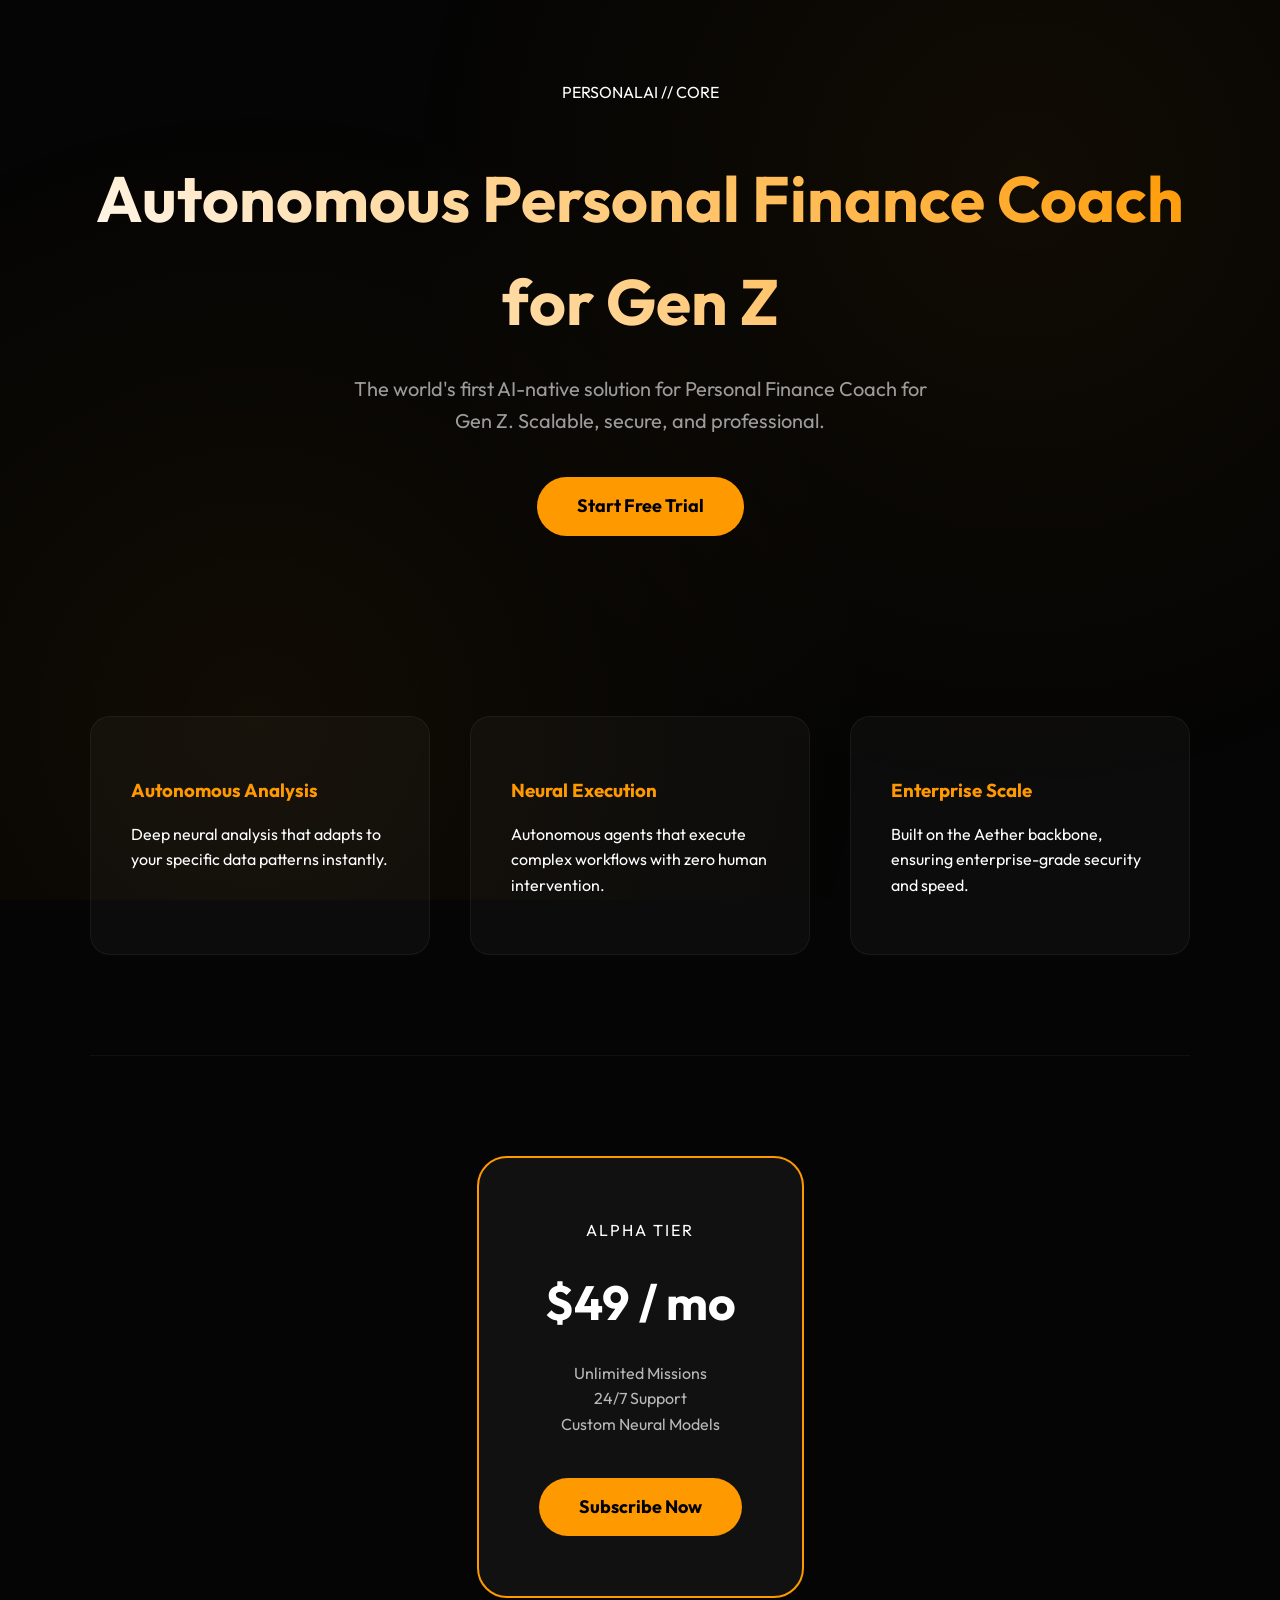
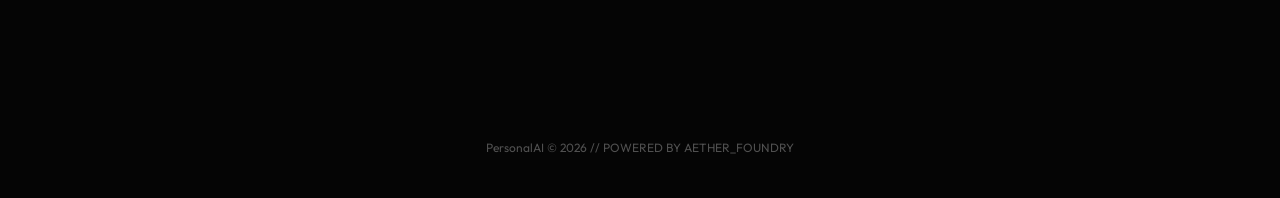
<file: generated/8ebab9fe.html>
<!DOCTYPE html>
<html lang="en">
<head>
    <meta charset="UTF-8">
    <meta name="viewport" content="width=device-width, initial-scale=1.0">
    <title>PersonalAI // Autonomous Personal Finance Coach for Gen Z</title>
    <style>
        @import url('https://fonts.googleapis.com/css2?family=Outfit:wght@300;700&display=swap');
        :root {
            --primary: #ff9900;
            --bg: #050505;
        }
        body {
            background: var(--bg);
            color: #fff;
            font-family: 'Outfit', sans-serif;
            margin: 0;
            line-height: 1.6;
            min-height: 100vh;
            position: relative;
            overflow-x: hidden;
        }
        body::before {
            content: '';
            position: fixed;
            top: 0; left: 0; width: 100%; height: 100%;
            background: radial-gradient(circle at 80% 20%, rgba(255, 153, 0, 0.05) 0%, transparent 50%),
                        radial-gradient(circle at 20% 80%, rgba(255, 153, 0, 0.05) 0%, transparent 50%);
            z-index: -1;
            animation: pulse 10s ease-in-out infinite alternate;
        }
        @keyframes pulse {
            from { opacity: 0.5; }
            to { opacity: 1; }
        }
        .container { max-width: 1100px; margin: 0 auto; padding: 0 40px; }
        header { padding: 80px 0; text-align: center; }
        h1 { font-size: 64px; margin-bottom: 20px; font-weight: 700; background: linear-gradient(45deg, #fff, var(--primary)); -webkit-background-clip: text; -webkit-text-fill-color: transparent; }
        .hero-sub { font-size: 20px; opacity: 0.6; max-width: 600px; margin: 0 auto 40px; }
        .btn-cta { background: var(--primary); color: #000; padding: 15px 40px; border-radius: 50px; text-decoration: none; font-weight: bold; font-size: 18px; transition: 0.3s; display: inline-block; }
        .btn-cta:hover { transform: translateY(-5px); box-shadow: 0 10px 30px var(--primary); }
        
        .features { display: grid; grid-template-columns: repeat(3, 1fr); gap: 40px; padding: 100px 0; }
        .feature-box { background: rgba(255,255,255,0.03); padding: 40px; border-radius: 20px; border: 1px solid rgba(255,255,255,0.05); }
        .feature-box h3 { margin-bottom: 15px; color: var(--primary); }
        
        .pricing { text-align: center; padding: 100px 0; border-top: 1px solid rgba(255,255,255,0.05); }
        .price-card { background: rgba(255,255,255,0.05); border: 2px solid var(--primary); display: inline-block; padding: 60px; border-radius: 30px; }
        .price-val { font-size: 48px; font-weight: bold; margin: 20px 0; }
        
        footer { padding: 40px; text-align: center; opacity: 0.3; font-size: 12px; }
    </style>
</head>
<body>
    <div class="container">
        <header>
            <div>PERSONALAI // CORE</div>
            <h1>Autonomous Personal Finance Coach for Gen Z</h1>
            <p class="hero-sub">The world's first AI-native solution for Personal Finance Coach for Gen Z. Scalable, secure, and professional.</p>
            <a href="#pricing" class="btn-cta">Start Free Trial</a>
        </header>

        <section class="features">
            <div class="feature-box">
                <h3>Autonomous Analysis</h3>
                <p>Deep neural analysis that adapts to your specific data patterns instantly.</p>
            </div>
            <div class="feature-box">
                <h3>Neural Execution</h3>
                <p>Autonomous agents that execute complex workflows with zero human intervention.</p>
            </div>
            <div class="feature-box">
                <h3>Enterprise Scale</h3>
                <p>Built on the Aether backbone, ensuring enterprise-grade security and speed.</p>
            </div>
        </section>

        <section id="pricing" class="pricing">
            <div class="price-card">
                <div style="text-transform: uppercase; letter-spacing: 2px;">Alpha Tier</div>
                <div class="price-val">$49 / mo</div>
                <ul style="list-style: none; padding: 0; margin-bottom: 40px; opacity: 0.7;">
                    <li>Unlimited Missions</li>
                    <li>24/7 Support</li>
                    <li>Custom Neural Models</li>
                </ul>
                <a href="#" class="btn-cta">Subscribe Now</a>
            </div>
        </section>

        <footer>
            PersonalAI © 2026 // POWERED BY AETHER_FOUNDRY
        </footer>
    </div>
</body>
</html>
</file>
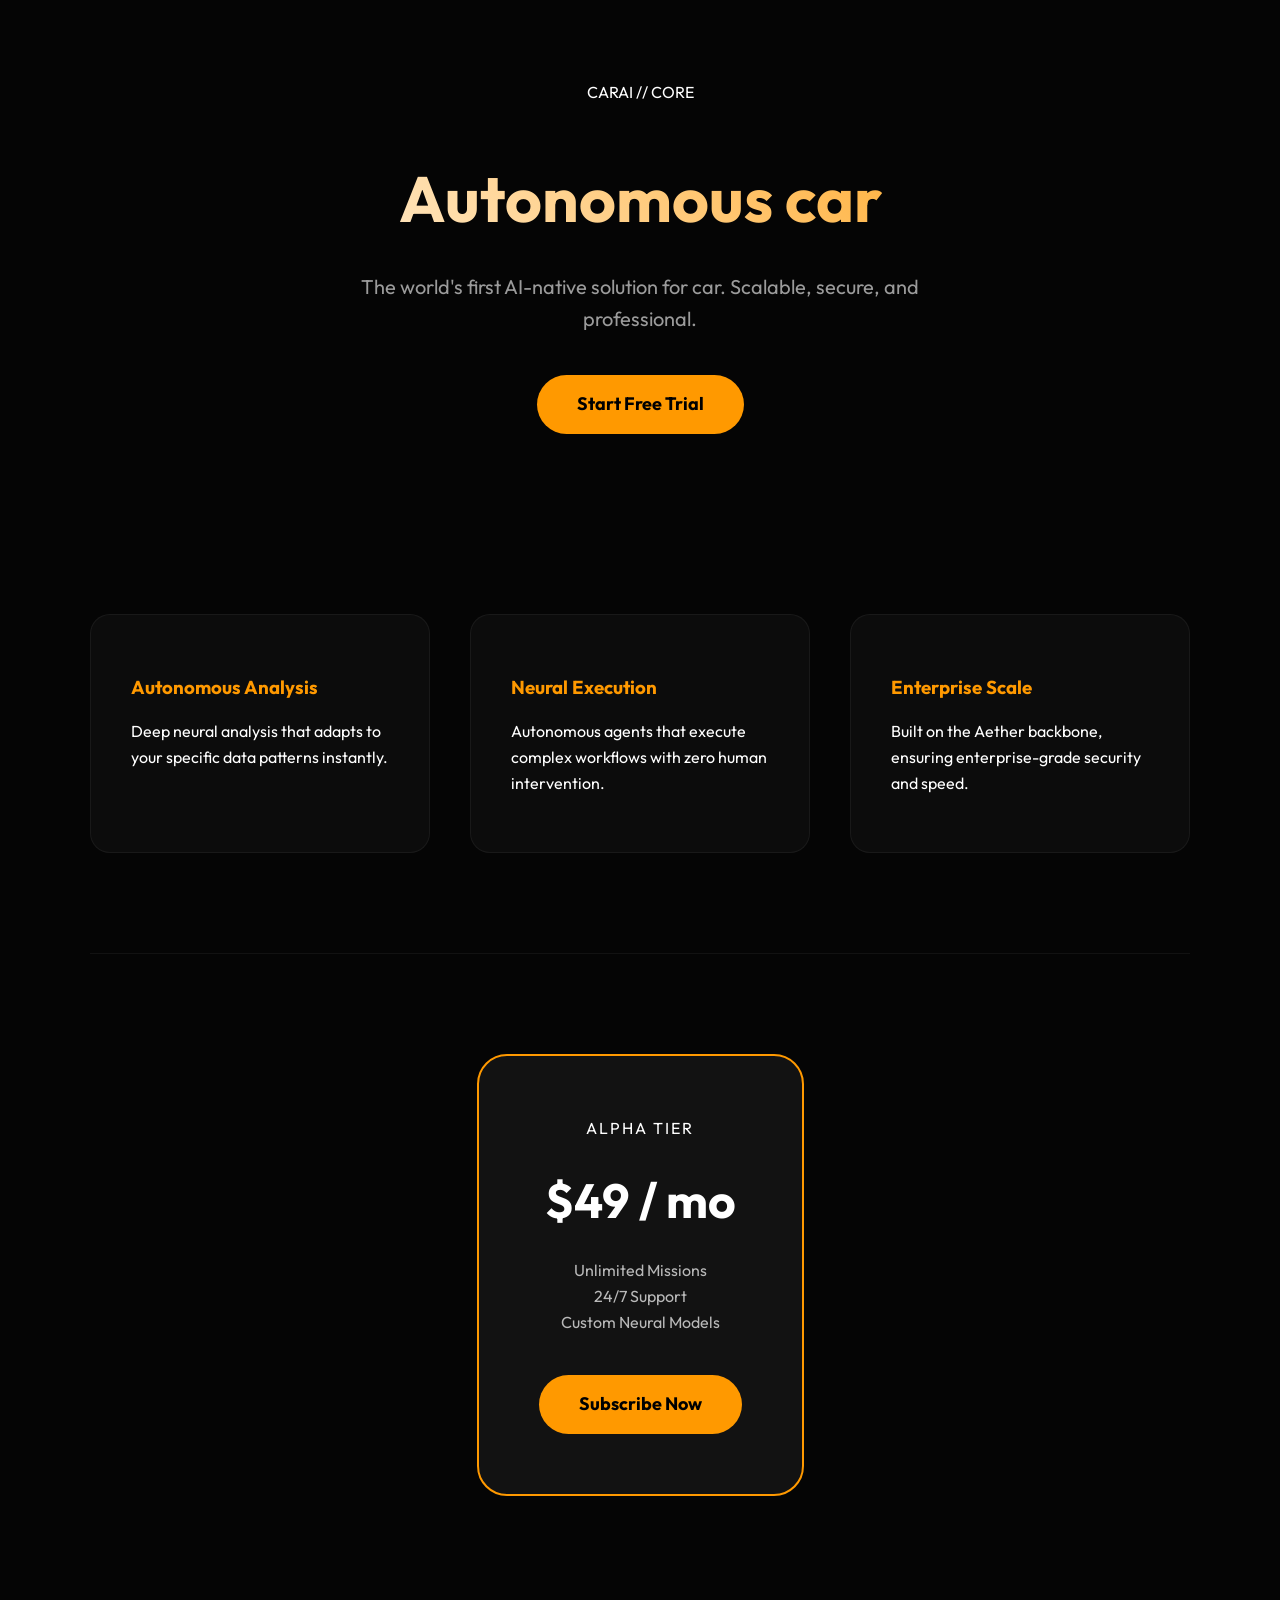
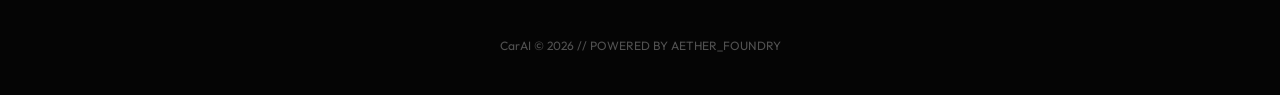
<file: generated/9b9c151a.html>
<!DOCTYPE html>
<html lang="en">
<head>
    <meta charset="UTF-8">
    <meta name="viewport" content="width=device-width, initial-scale=1.0">
    <title>CarAI // Autonomous car</title>
    <style>
        @import url('https://fonts.googleapis.com/css2?family=Outfit:wght@300;700&display=swap');
        :root {
            --primary: #ff9900;
            --bg: #050505;
        }
        body {
            background: var(--bg);
            color: #fff;
            font-family: 'Outfit', sans-serif;
            margin: 0;
            line-height: 1.6;
        }
        .container { max-width: 1100px; margin: 0 auto; padding: 0 40px; }
        header { padding: 80px 0; text-align: center; }
        h1 { font-size: 64px; margin-bottom: 20px; font-weight: 700; background: linear-gradient(45deg, #fff, var(--primary)); -webkit-background-clip: text; -webkit-text-fill-color: transparent; }
        .hero-sub { font-size: 20px; opacity: 0.6; max-width: 600px; margin: 0 auto 40px; }
        .btn-cta { background: var(--primary); color: #000; padding: 15px 40px; border-radius: 50px; text-decoration: none; font-weight: bold; font-size: 18px; transition: 0.3s; display: inline-block; }
        .btn-cta:hover { transform: translateY(-5px); box-shadow: 0 10px 30px var(--primary); }
        
        .features { display: grid; grid-template-columns: repeat(3, 1fr); gap: 40px; padding: 100px 0; }
        .feature-box { background: rgba(255,255,255,0.03); padding: 40px; border-radius: 20px; border: 1px solid rgba(255,255,255,0.05); }
        .feature-box h3 { margin-bottom: 15px; color: var(--primary); }
        
        .pricing { text-align: center; padding: 100px 0; border-top: 1px solid rgba(255,255,255,0.05); }
        .price-card { background: rgba(255,255,255,0.05); border: 2px solid var(--primary); display: inline-block; padding: 60px; border-radius: 30px; }
        .price-val { font-size: 48px; font-weight: bold; margin: 20px 0; }
        
        footer { padding: 40px; text-align: center; opacity: 0.3; font-size: 12px; }
    </style>
</head>
<body>
    <div class="container">
        <header>
            <div>CARAI // CORE</div>
            <h1>Autonomous car</h1>
            <p class="hero-sub">The world's first AI-native solution for car. Scalable, secure, and professional.</p>
            <a href="#pricing" class="btn-cta">Start Free Trial</a>
        </header>

        <section class="features">
            <div class="feature-box">
                <h3>Autonomous Analysis</h3>
                <p>Deep neural analysis that adapts to your specific data patterns instantly.</p>
            </div>
            <div class="feature-box">
                <h3>Neural Execution</h3>
                <p>Autonomous agents that execute complex workflows with zero human intervention.</p>
            </div>
            <div class="feature-box">
                <h3>Enterprise Scale</h3>
                <p>Built on the Aether backbone, ensuring enterprise-grade security and speed.</p>
            </div>
        </section>

        <section id="pricing" class="pricing">
            <div class="price-card">
                <div style="text-transform: uppercase; letter-spacing: 2px;">Alpha Tier</div>
                <div class="price-val">$49 / mo</div>
                <ul style="list-style: none; padding: 0; margin-bottom: 40px; opacity: 0.7;">
                    <li>Unlimited Missions</li>
                    <li>24/7 Support</li>
                    <li>Custom Neural Models</li>
                </ul>
                <a href="#" class="btn-cta">Subscribe Now</a>
            </div>
        </section>

        <footer>
            CarAI © 2026 // POWERED BY AETHER_FOUNDRY
        </footer>
    </div>
</body>
</html>
</file>
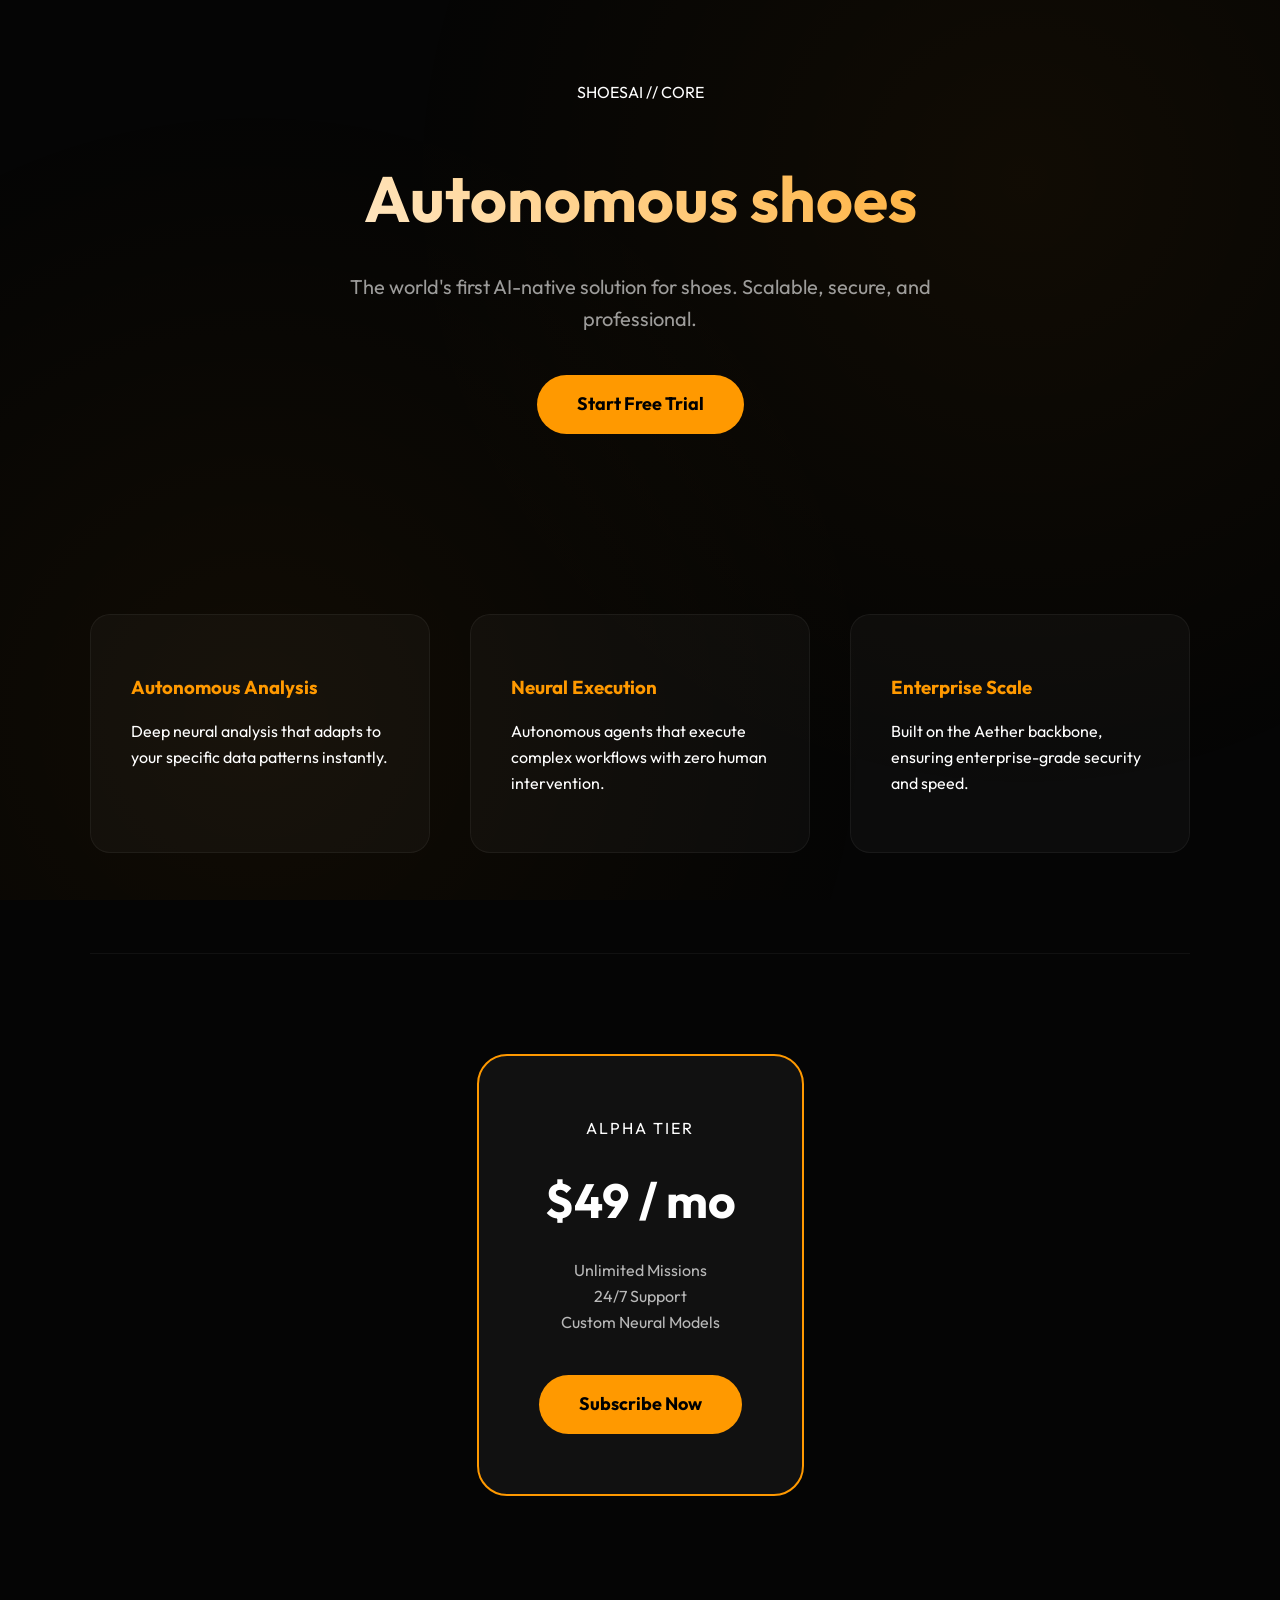
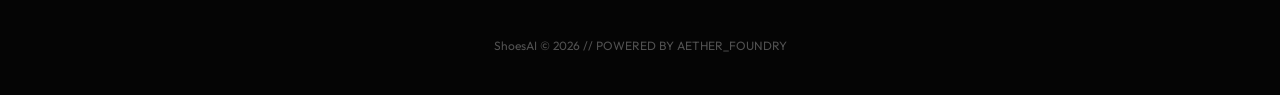
<file: generated/d2b43db3.html>
<!DOCTYPE html>
<html lang="en">
<head>
    <meta charset="UTF-8">
    <meta name="viewport" content="width=device-width, initial-scale=1.0">
    <title>ShoesAI // Autonomous shoes</title>
    <style>
        @import url('https://fonts.googleapis.com/css2?family=Outfit:wght@300;700&display=swap');
        :root {
            --primary: #ff9900;
            --bg: #050505;
        }
        body {
            background: var(--bg);
            color: #fff;
            font-family: 'Outfit', sans-serif;
            margin: 0;
            line-height: 1.6;
            min-height: 100vh;
            position: relative;
            overflow-x: hidden;
        }
        body::before {
            content: '';
            position: fixed;
            top: 0; left: 0; width: 100%; height: 100%;
            background: radial-gradient(circle at 80% 20%, rgba(255, 153, 0, 0.05) 0%, transparent 50%),
                        radial-gradient(circle at 20% 80%, rgba(255, 153, 0, 0.05) 0%, transparent 50%);
            z-index: -1;
            animation: pulse 10s ease-in-out infinite alternate;
        }
        @keyframes pulse {
            from { opacity: 0.5; }
            to { opacity: 1; }
        }
        .container { max-width: 1100px; margin: 0 auto; padding: 0 40px; }
        header { padding: 80px 0; text-align: center; }
        h1 { font-size: 64px; margin-bottom: 20px; font-weight: 700; background: linear-gradient(45deg, #fff, var(--primary)); -webkit-background-clip: text; -webkit-text-fill-color: transparent; }
        .hero-sub { font-size: 20px; opacity: 0.6; max-width: 600px; margin: 0 auto 40px; }
        .btn-cta { background: var(--primary); color: #000; padding: 15px 40px; border-radius: 50px; text-decoration: none; font-weight: bold; font-size: 18px; transition: 0.3s; display: inline-block; }
        .btn-cta:hover { transform: translateY(-5px); box-shadow: 0 10px 30px var(--primary); }
        
        .features { display: grid; grid-template-columns: repeat(3, 1fr); gap: 40px; padding: 100px 0; }
        .feature-box { background: rgba(255,255,255,0.03); padding: 40px; border-radius: 20px; border: 1px solid rgba(255,255,255,0.05); }
        .feature-box h3 { margin-bottom: 15px; color: var(--primary); }
        
        .pricing { text-align: center; padding: 100px 0; border-top: 1px solid rgba(255,255,255,0.05); }
        .price-card { background: rgba(255,255,255,0.05); border: 2px solid var(--primary); display: inline-block; padding: 60px; border-radius: 30px; }
        .price-val { font-size: 48px; font-weight: bold; margin: 20px 0; }
        
        footer { padding: 40px; text-align: center; opacity: 0.3; font-size: 12px; }
    </style>
</head>
<body>
    <div class="container">
        <header>
            <div>SHOESAI // CORE</div>
            <h1>Autonomous shoes</h1>
            <p class="hero-sub">The world's first AI-native solution for shoes. Scalable, secure, and professional.</p>
            <a href="#pricing" class="btn-cta">Start Free Trial</a>
        </header>

        <section class="features">
            <div class="feature-box">
                <h3>Autonomous Analysis</h3>
                <p>Deep neural analysis that adapts to your specific data patterns instantly.</p>
            </div>
            <div class="feature-box">
                <h3>Neural Execution</h3>
                <p>Autonomous agents that execute complex workflows with zero human intervention.</p>
            </div>
            <div class="feature-box">
                <h3>Enterprise Scale</h3>
                <p>Built on the Aether backbone, ensuring enterprise-grade security and speed.</p>
            </div>
        </section>

        <section id="pricing" class="pricing">
            <div class="price-card">
                <div style="text-transform: uppercase; letter-spacing: 2px;">Alpha Tier</div>
                <div class="price-val">$49 / mo</div>
                <ul style="list-style: none; padding: 0; margin-bottom: 40px; opacity: 0.7;">
                    <li>Unlimited Missions</li>
                    <li>24/7 Support</li>
                    <li>Custom Neural Models</li>
                </ul>
                <a href="#" class="btn-cta">Subscribe Now</a>
            </div>
        </section>

        <footer>
            ShoesAI © 2026 // POWERED BY AETHER_FOUNDRY
        </footer>
    </div>
</body>
</html>
</file>
